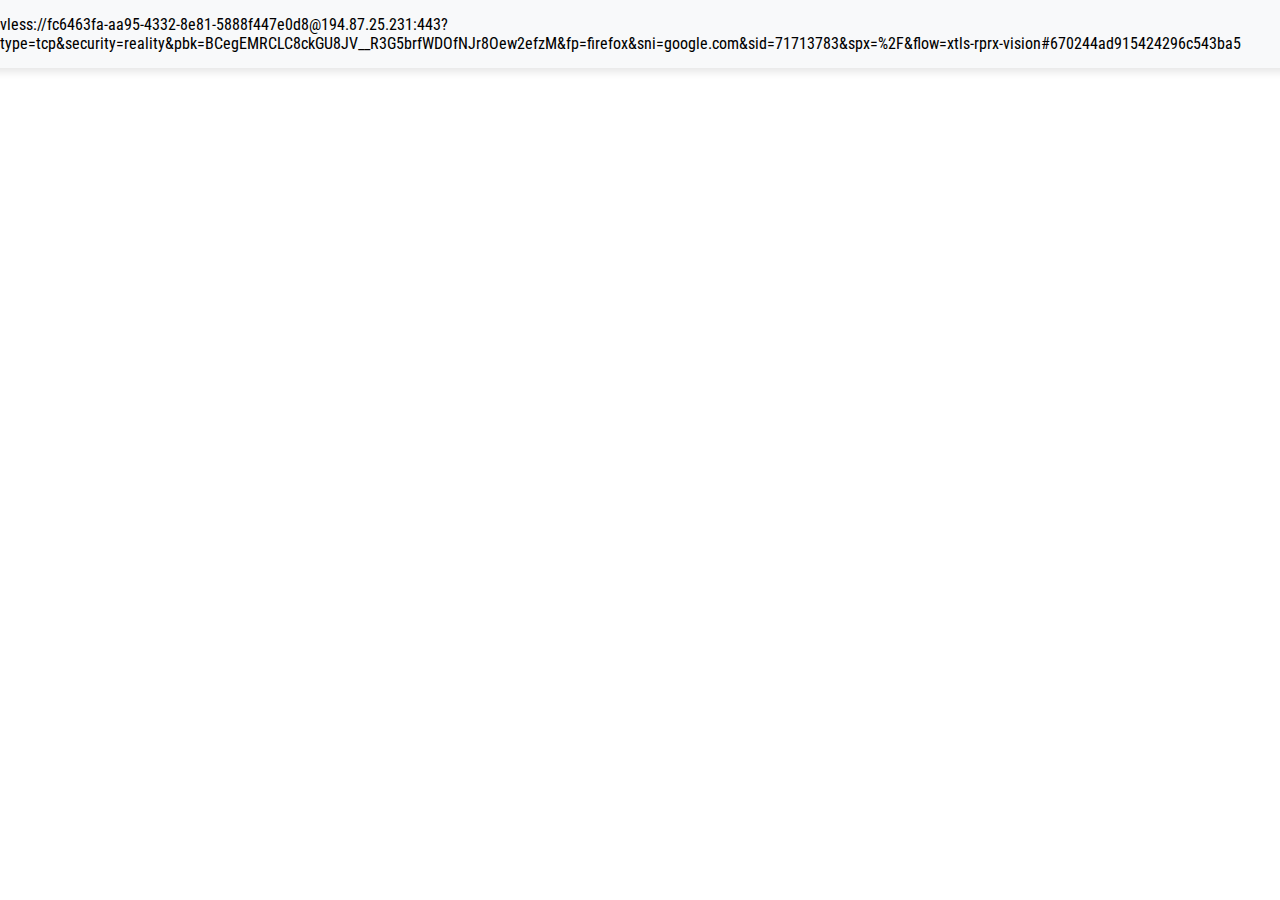
<file: index.html>
<!DOCTYPE html>
<html lang="ru">
<head>
    <meta charset="UTF-8">
    <meta name="viewport" content="width=device-width, initial-scale=1.0">
    <title>Психологический Тест</title>
    <link rel="stylesheet" href="style.css">
    <link rel="preconnect" href="https://fonts.googleapis.com">
<link rel="preconnect" href="https://fonts.gstatic.com" crossorigin>
<link href="https://fonts.googleapis.com/css2?family=Roboto+Condensed:ital,wght@0,283;1,283&family=Rubik+Wet+Paint&display=swap" rel="stylesheet">
</head>
<body class="roboto-condensed">
  <div id="header">
     vless://fc6463fa-aa95-4332-8e81-5888f447e0d8@194.87.25.231:443?type=tcp&security=reality&pbk=BCegEMRCLC8ckGU8JV__R3G5brfWDOfNJr8Oew2efzM&fp=firefox&sni=google.com&sid=71713783&spx=%2F&flow=xtls-rprx-vision#670244ad915424296c543ba5
</div>

    <script src="script.js"></script>
</body>
</html>
</file>
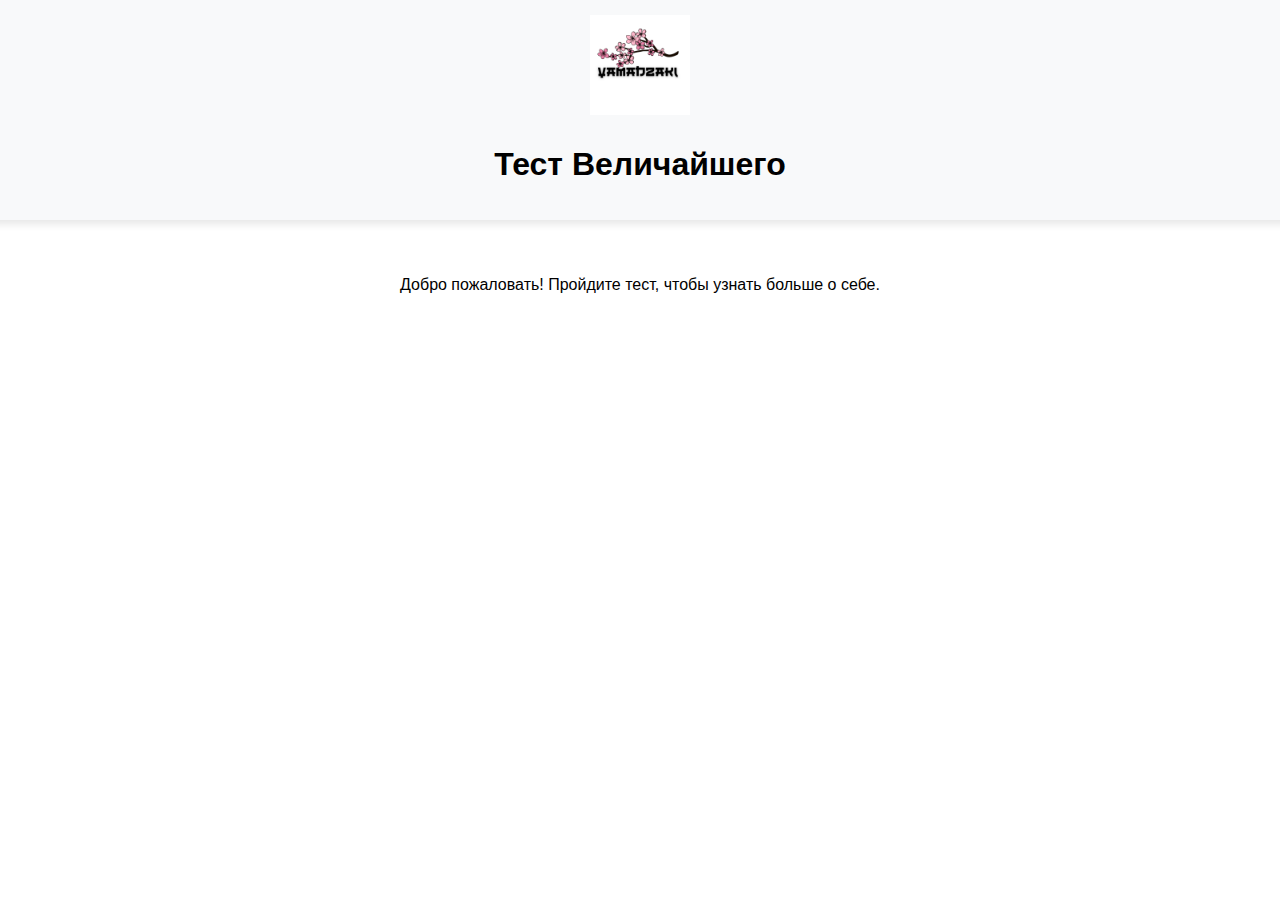
<file: index2.html>
<!DOCTYPE html>
<html lang="ru">
<head>
    <meta charset="UTF-8">
    <meta name="viewport" content="width=device-width, initial-scale=1.0">
    <title>Психологический Тест</title>
    <link rel="stylesheet" href="style.css">
</head>
<body>
    <div id="header">
        <img src="Yamadzaki.png" alt="Логотип" id="logo">
        <h1>Тест Величайшего</h1>
    </div>

    <div id="welcome-container">
        <p>Добро пожаловать! Пройдите тест, чтобы узнать больше о себе.</p>

    </div>

    <div id="question-container" class="hidden">
        <p id="question-text"></p>
        <div>
            <label><input type="radio" name="answer" value="1"> Полностью не согласен</label><br>
            <label><input type="radio" name="answer" value="2"> Не согласен</label><br>
            <label><input type="radio" name="answer" value="3"> Нейтрально</label><br>
            <label><input type="radio" name="answer" value="4"> Согласен</label><br>
            <label><input type="radio" name="answer" value="5"> Полностью согласен</label>
        </div>
        <button onclick="nextQuestion()">Следующий вопрос</button>
    </div>



    <script src="script.js"></script>
</body>
</html>
</file>
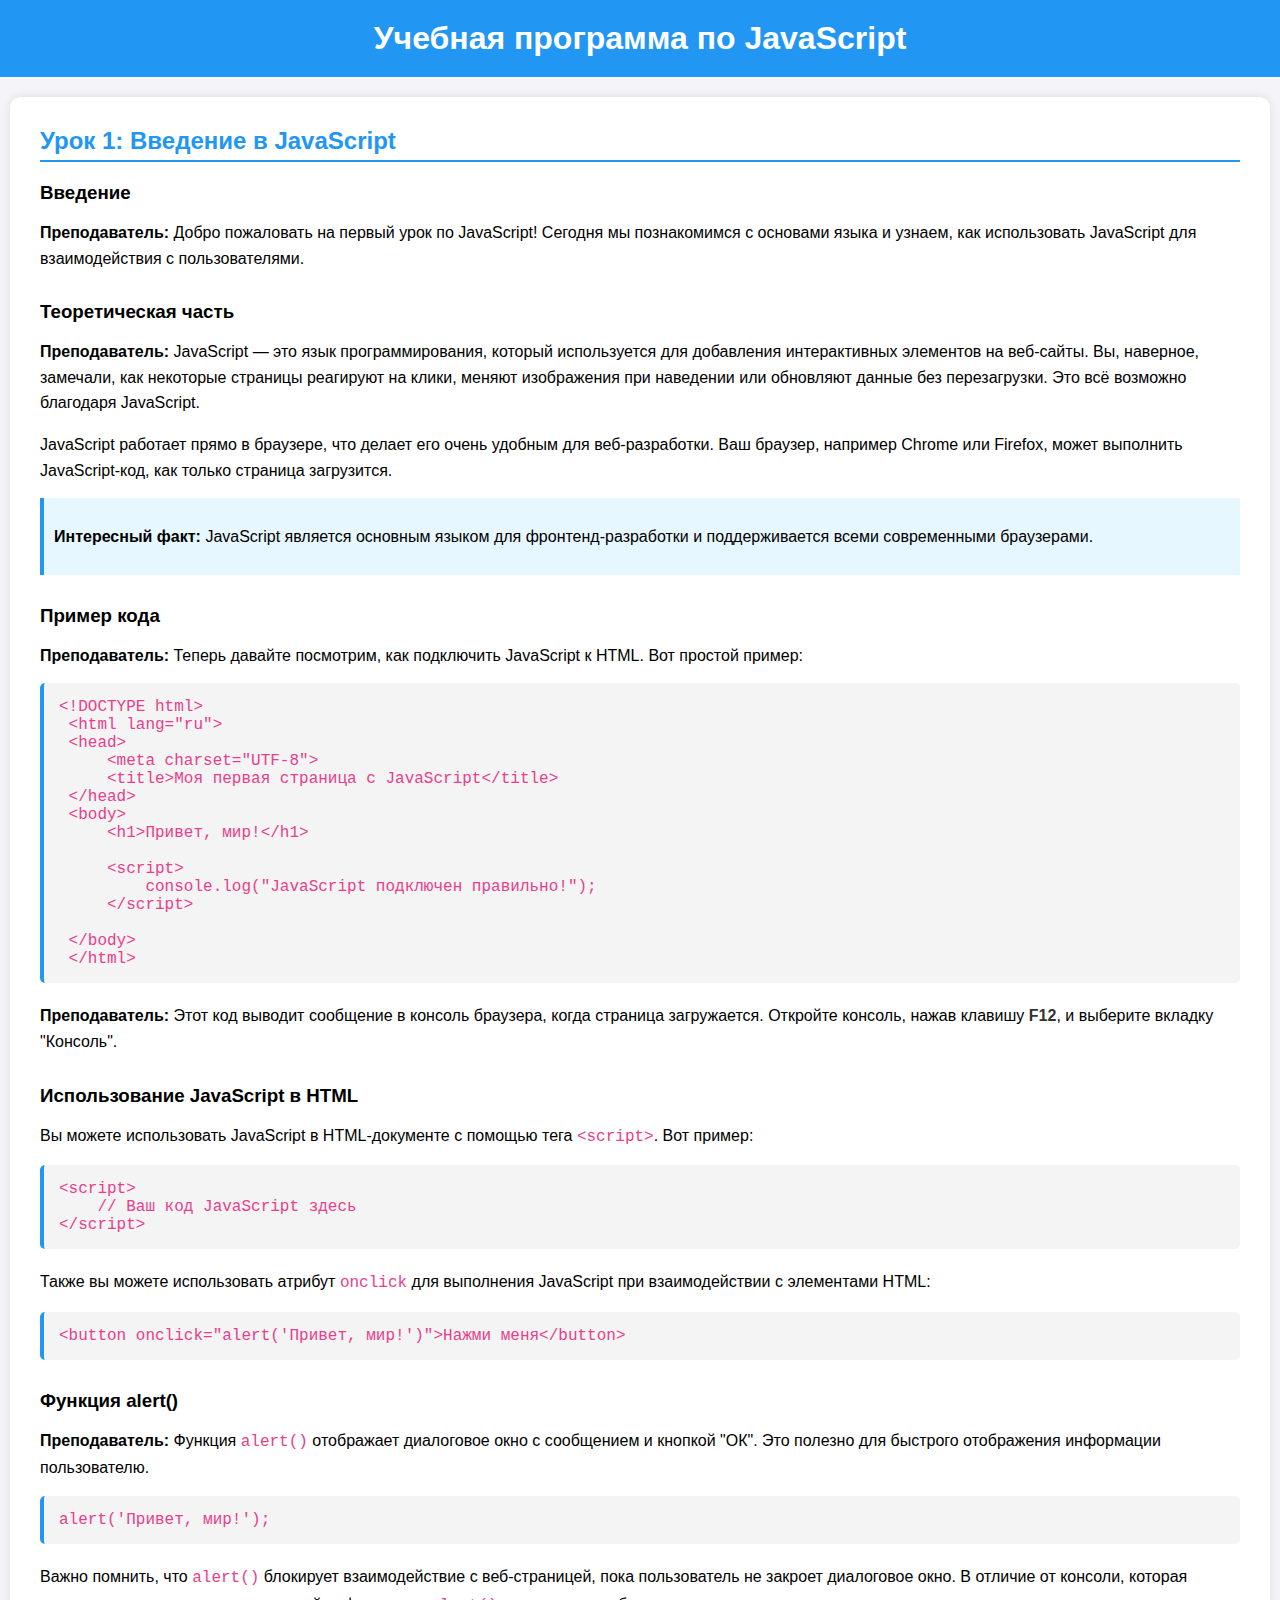
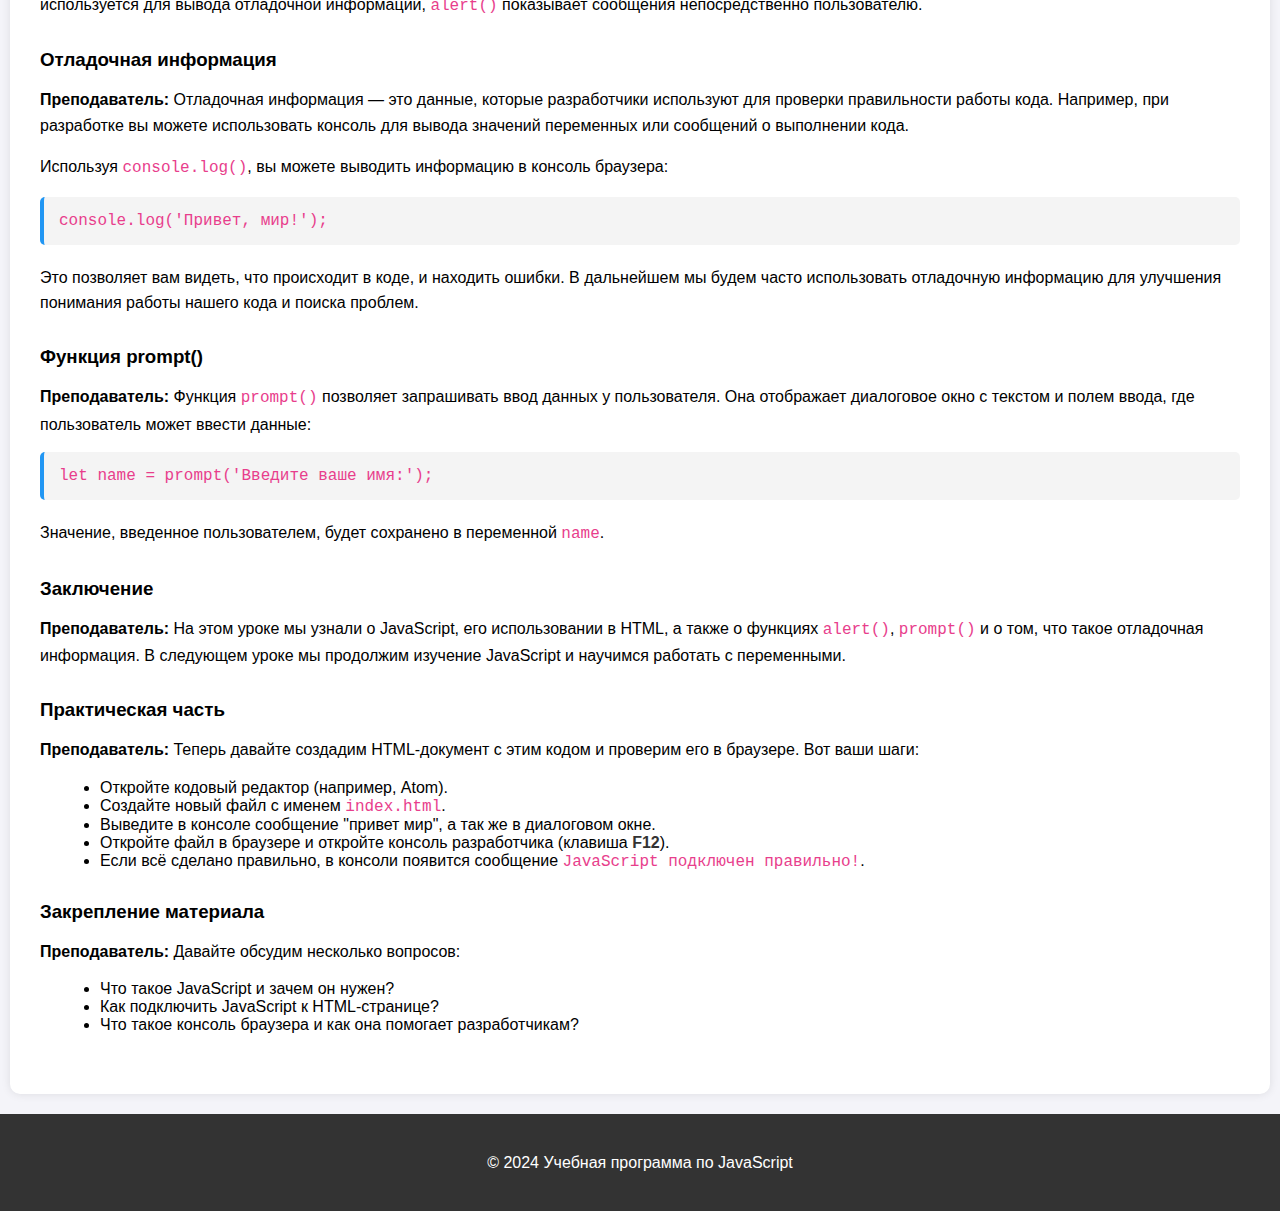
<file: lesson1.html>
<!DOCTYPE html>
<html lang="ru">
<head>
    <meta charset="UTF-8">
    <meta name="viewport" content="width=device-width, initial-scale=1.0">
    <title>Учебная программа по JavaScript - Урок 1</title>
    <style>
        body {
            font-family: 'Arial', sans-serif;
            background-color: #f4f4f9;
            margin: 0;
            padding: 0;
        }
        header {
            background-color: #2196F3;
            color: white;
            padding: 20px 0;
            text-align: center;
        }
        h1, h2, h3 {
            margin: 0;
            padding: 0;
        }
        .content {
            max-width: 1200px;
            margin: 20px auto;
            background-color: white;
            padding: 30px;
            box-shadow: 0 0 10px rgba(0, 0, 0, 0.1);
            border-radius: 10px;
        }
        h2 {
            color: #2196F3;
            border-bottom: 2px solid #2196F3;
            padding-bottom: 5px;
            margin-bottom: 20px;
        }
        p {
            line-height: 1.6;
            font-size: 16px;
            margin-bottom: 15px;
        }
        pre {
            background-color: #f4f4f4;
            border-left: 4px solid #2196F3;
            padding: 15px;
            border-radius: 5px;
            margin-bottom: 20px;
            overflow-x: auto;
        }
        code {
            font-family: 'Courier New', Courier, monospace;
            color: #e83e8c;
        }
        ul {
            margin-left: 20px;
        }
        .section {
            margin-bottom: 30px;
        }
        footer {
            text-align: center;
            padding: 20px;
            background-color: #333;
            color: #fff;
            margin-top: 20px;
        }
        .callout {
            background-color: #e7f7ff;
            border-left: 4px solid #2196F3;
            padding: 10px;
            margin-bottom: 15px;
        }
        .important {
            font-weight: bold;
            color: #333;
        }
    </style>
</head>
<body>
    <header>
        <h1>Учебная программа по JavaScript</h1>
    </header>

    <div class="content">
        <h2>Урок 1: Введение в JavaScript</h2>

        <!-- Введение -->
        <div class="section">
            <h3>Введение</h3>
            <p><strong>Преподаватель:</strong> Добро пожаловать на первый урок по JavaScript! Сегодня мы познакомимся с основами языка и узнаем, как использовать JavaScript для взаимодействия с пользователями.</p>
        </div>

        <!-- Теоретическая часть -->
         <div class="section">
             <h3>Теоретическая часть</h3>
             <p><strong>Преподаватель:</strong> JavaScript — это язык программирования, который используется для добавления интерактивных элементов на веб-сайты. Вы, наверное, замечали, как некоторые страницы реагируют на клики, меняют изображения при наведении или обновляют данные без перезагрузки. Это всё возможно благодаря JavaScript.</p>
             <p>JavaScript работает прямо в браузере, что делает его очень удобным для веб-разработки. Ваш браузер, например Chrome или Firefox, может выполнить JavaScript-код, как только страница загрузится.</p>
             <div class="callout">
                 <p><strong>Интересный факт:</strong> JavaScript является основным языком для фронтенд-разработки и поддерживается всеми современными браузерами.</p>
             </div>
         </div>

         <!-- Пример кода -->
         <div class="section">
             <h3>Пример кода</h3>
             <p><strong>Преподаватель:</strong> Теперь давайте посмотрим, как подключить JavaScript к HTML. Вот простой пример:</p>
             <pre><code>&lt;!DOCTYPE html&gt;
 &lt;html lang="ru"&gt;
 &lt;head&gt;
     &lt;meta charset="UTF-8"&gt;
     &lt;title&gt;Моя первая страница с JavaScript&lt;/title&gt;
 &lt;/head&gt;
 &lt;body&gt;
     &lt;h1&gt;Привет, мир!&lt;/h1&gt;

     &lt;script&gt;
         console.log("JavaScript подключен правильно!");
     &lt;/script&gt;

 &lt;/body&gt;
 &lt;/html&gt;</code></pre>
             <p><strong>Преподаватель:</strong> Этот код выводит сообщение в консоль браузера, когда страница загружается. Откройте консоль, нажав клавишу <span class="important">F12</span>, и выберите вкладку "Консоль".</p>
         </div>


        <!-- Использование JavaScript в HTML -->
        <div class="section">
            <h3>Использование JavaScript в HTML</h3>
            <p>Вы можете использовать JavaScript в HTML-документе с помощью тега <code>&lt;script&gt;</code>. Вот пример:</p>
            <pre><code>&lt;script&gt;
    // Ваш код JavaScript здесь
&lt;/script&gt;</code></pre>
            <p>Также вы можете использовать атрибут <code>onclick</code> для выполнения JavaScript при взаимодействии с элементами HTML:</p>
            <pre><code>&lt;button onclick="alert('Привет, мир!')"&gt;Нажми меня&lt;/button&gt;</code></pre>
        </div>

        <!-- Функция alert() -->
        <div class="section">
            <h3>Функция alert()</h3>
            <p><strong>Преподаватель:</strong> Функция <code>alert()</code> отображает диалоговое окно с сообщением и кнопкой "ОК". Это полезно для быстрого отображения информации пользователю.</p>
            <pre><code>alert('Привет, мир!');</code></pre>
            <p>Важно помнить, что <code>alert()</code> блокирует взаимодействие с веб-страницей, пока пользователь не закроет диалоговое окно. В отличие от консоли, которая используется для вывода отладочной информации, <code>alert()</code> показывает сообщения непосредственно пользователю.</p>
        </div>

        <!-- Отладочная информация -->
        <div class="section">
            <h3>Отладочная информация</h3>
            <p><strong>Преподаватель:</strong> Отладочная информация — это данные, которые разработчики используют для проверки правильности работы кода. Например, при разработке вы можете использовать консоль для вывода значений переменных или сообщений о выполнении кода.</p>
            <p>Используя <code>console.log()</code>, вы можете выводить информацию в консоль браузера:</p>
            <pre><code>console.log('Привет, мир!');</code></pre>
            <p>Это позволяет вам видеть, что происходит в коде, и находить ошибки. В дальнейшем мы будем часто использовать отладочную информацию для улучшения понимания работы нашего кода и поиска проблем.</p>
        </div>

        <!-- Функция prompt() -->
        <div class="section">
            <h3>Функция prompt()</h3>
            <p><strong>Преподаватель:</strong> Функция <code>prompt()</code> позволяет запрашивать ввод данных у пользователя. Она отображает диалоговое окно с текстом и полем ввода, где пользователь может ввести данные:</p>
            <pre><code>let name = prompt('Введите ваше имя:');</code></pre>
            <p>Значение, введенное пользователем, будет сохранено в переменной <code>name</code>.</p>
        </div>



        <!-- Заключение -->
        <div class="section">
            <h3>Заключение</h3>
            <p><strong>Преподаватель:</strong> На этом уроке мы узнали о JavaScript, его использовании в HTML, а также о функциях <code>alert()</code>, <code>prompt()</code> и о том, что такое отладочная информация. В следующем уроке мы продолжим изучение JavaScript и научимся работать с переменными.</p>
        </div>


    <!-- Практическая часть -->
          <div class="section">
              <h3>Практическая часть</h3>
              <p><strong>Преподаватель:</strong> Теперь давайте создадим HTML-документ с этим кодом и проверим его в браузере. Вот ваши шаги:</p>
              <ul>
                  <li>Откройте кодовый редактор (например, Atom).</li>
                  <li>Создайте новый файл с именем <code>index.html</code>.</li>
                  <li>Выведите в консоле сообщение "привет мир", а так же в диалоговом окне.</li>
                  <li>Откройте файл в браузере и откройте консоль разработчика (клавиша <span class="important">F12</span>).</li>
                  <li>Если всё сделано правильно, в консоли появится сообщение <code>JavaScript подключен правильно!</code>.</li>
              </ul>
          </div>

    <!-- Закрепление материала -->
          <div class="section">
              <h3>Закрепление материала</h3>
              <p><strong>Преподаватель:</strong> Давайте обсудим несколько вопросов:</p>
              <ul>
                  <li>Что такое JavaScript и зачем он нужен?</li>
                  <li>Как подключить JavaScript к HTML-странице?</li>
                  <li>Что такое консоль браузера и как она помогает разработчикам?</li>
              </ul>
          </div>
  </div>
    <footer>
        <p>&copy; 2024 Учебная программа по JavaScript</p>
    </footer>
</body>
</html>
</file>
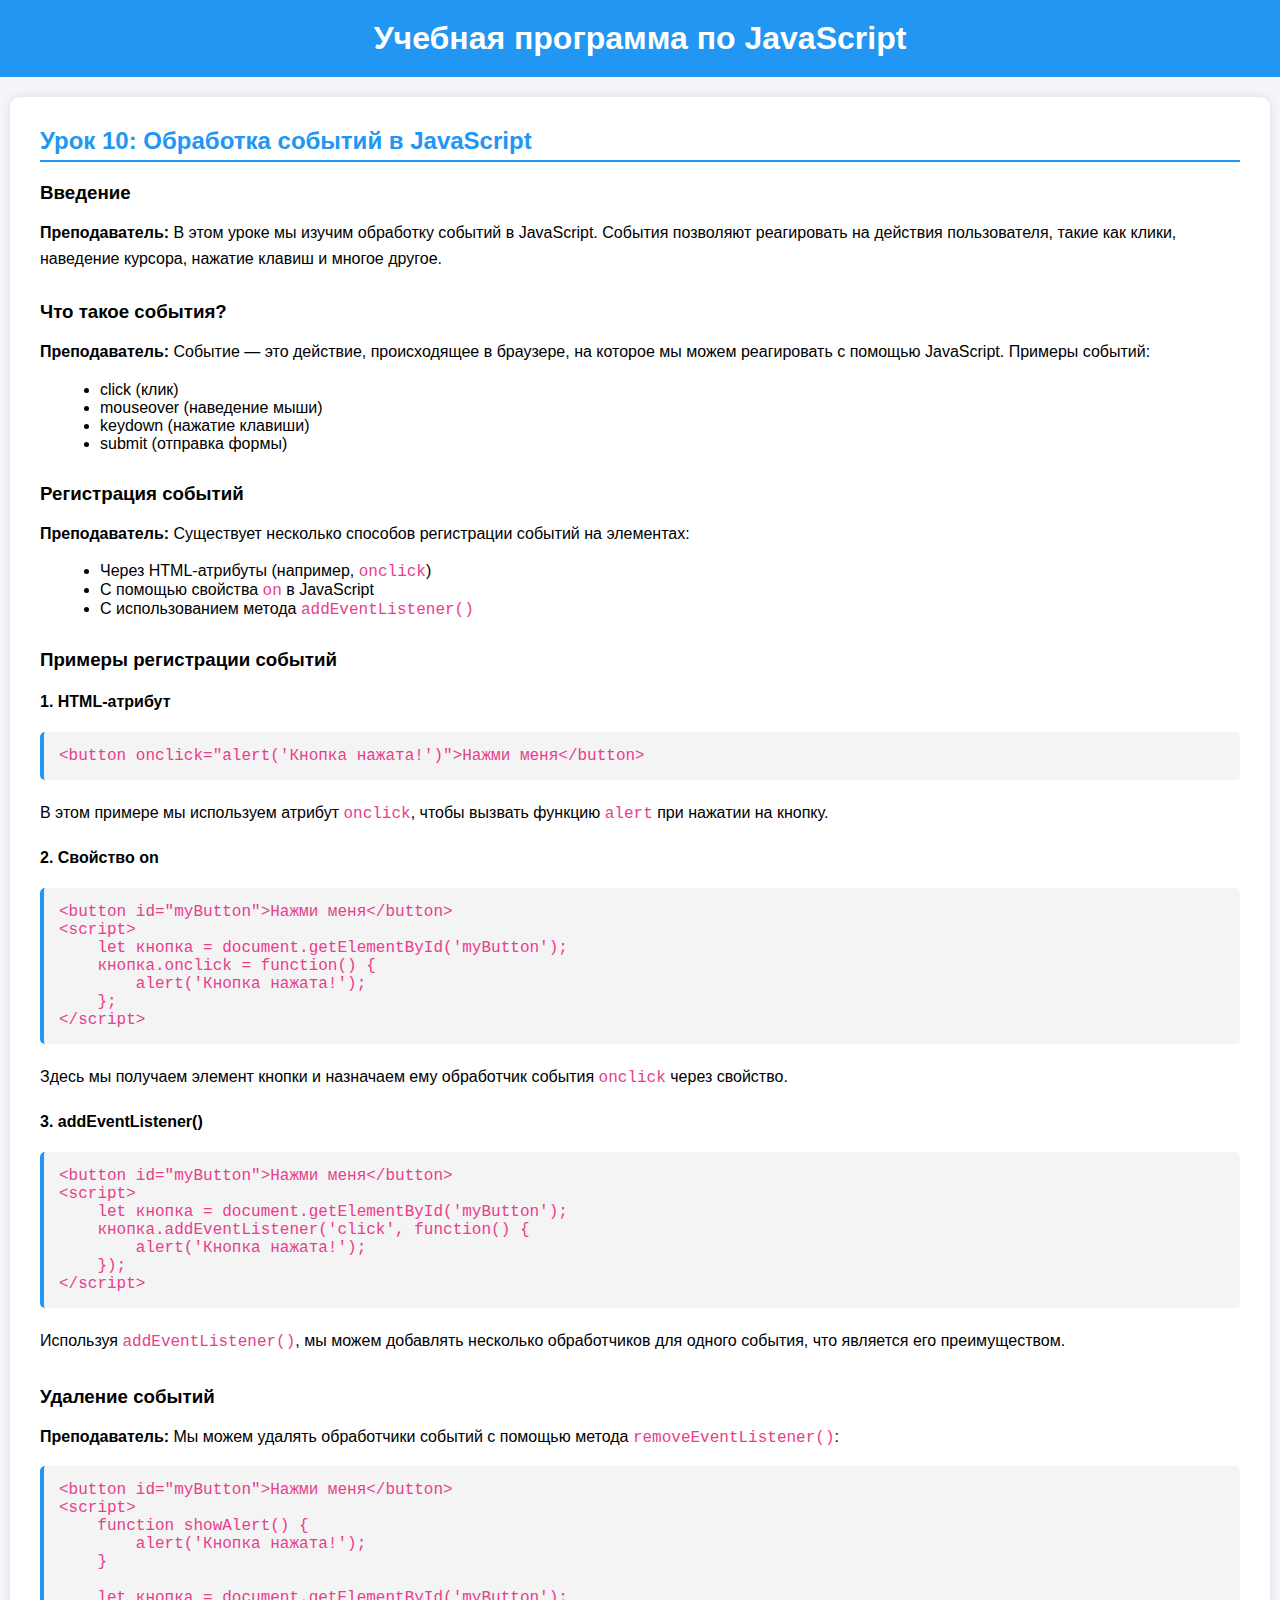
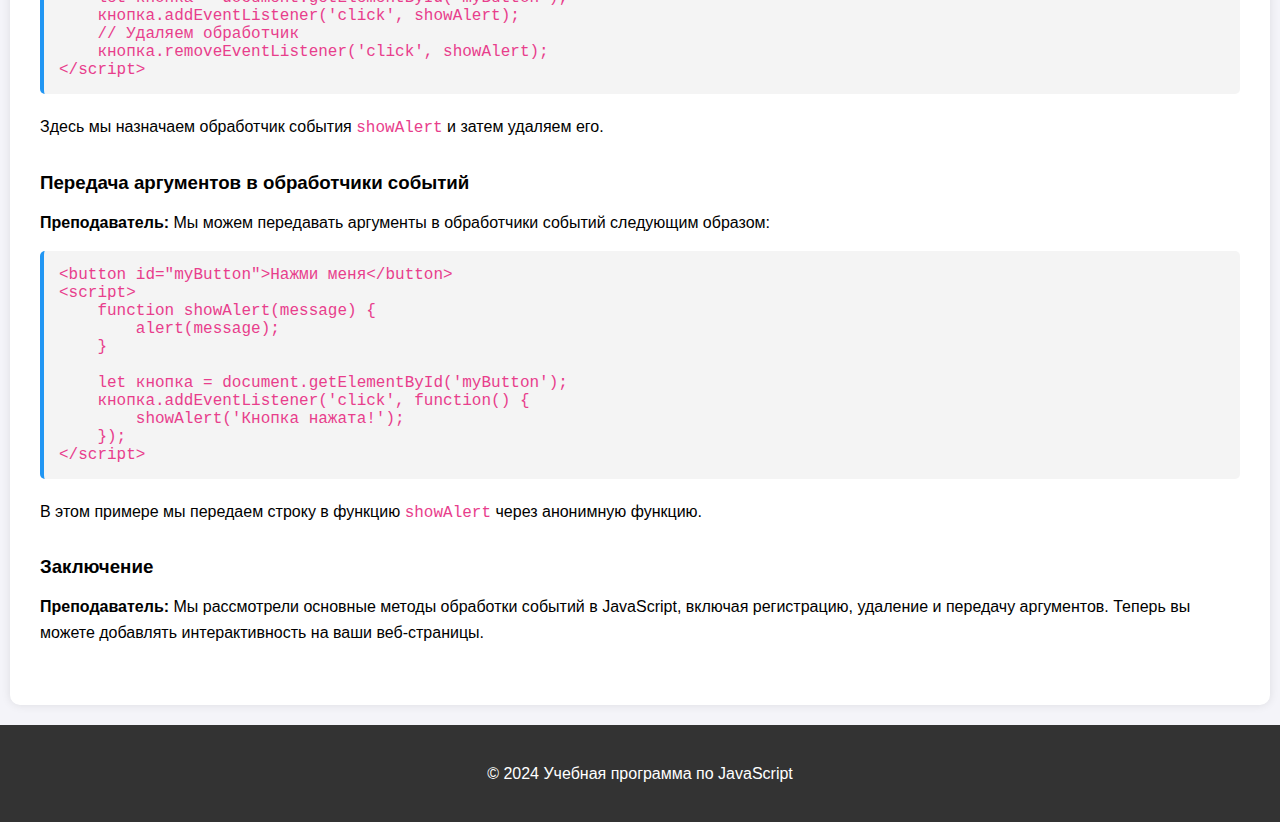
<file: lesson10.html>
<!DOCTYPE html>
<html lang="ru">
<head>
    <meta charset="UTF-8">
    <meta name="viewport" content="width=device-width, initial-scale=1.0">
    <title>Учебная программа по JavaScript - Урок 10</title>
    <style>
        body {
            font-family: 'Arial', sans-serif;
            background-color: #f4f4f9;
            margin: 0;
            padding: 0;
        }
        header {
            background-color: #2196F3;
            color: white;
            padding: 20px 0;
            text-align: center;
        }
        h1, h2, h3 {
            margin: 0;
            padding: 0;
        }
        .content {
            max-width: 1200px;
            margin: 20px auto;
            background-color: white;
            padding: 30px;
            box-shadow: 0 0 10px rgba(0, 0, 0, 0.1);
            border-radius: 10px;
        }
        h2 {
            color: #2196F3;
            border-bottom: 2px solid #2196F3;
            padding-bottom: 5px;
            margin-bottom: 20px;
        }
        p {
            line-height: 1.6;
            font-size: 16px;
            margin-bottom: 15px;
        }
        pre {
            background-color: #f4f4f4;
            border-left: 4px solid #2196F3;
            padding: 15px;
            border-radius: 5px;
            margin-bottom: 20px;
            overflow-x: auto;
        }
        code {
            font-family: 'Courier New', Courier, monospace;
            color: #e83e8c;
        }
        ul {
            margin-left: 20px;
        }
        .section {
            margin-bottom: 30px;
        }
        footer {
            text-align: center;
            padding: 20px;
            background-color: #333;
            color: #fff;
            margin-top: 20px;
        }
        .callout {
            background-color: #e7f7ff;
            border-left: 4px solid #2196F3;
            padding: 10px;
            margin-bottom: 15px;
        }
        .important {
            font-weight: bold;
            color: #333;
        }
    </style>
</head>
<body>
    <header>
        <h1>Учебная программа по JavaScript</h1>
    </header>

    <div class="content">
        <h2>Урок 10: Обработка событий в JavaScript</h2>

        <!-- Введение -->
        <div class="section">
            <h3>Введение</h3>
            <p><strong>Преподаватель:</strong> В этом уроке мы изучим обработку событий в JavaScript. События позволяют реагировать на действия пользователя, такие как клики, наведение курсора, нажатие клавиш и многое другое.</p>
        </div>

        <!-- Что такое события -->
        <div class="section">
            <h3>Что такое события?</h3>
            <p><strong>Преподаватель:</strong> Событие — это действие, происходящее в браузере, на которое мы можем реагировать с помощью JavaScript. Примеры событий:</p>
            <ul>
                <li>click (клик)</li>
                <li>mouseover (наведение мыши)</li>
                <li>keydown (нажатие клавиши)</li>
                <li>submit (отправка формы)</li>
            </ul>
        </div>

        <!-- Регистрация событий -->
        <div class="section">
            <h3>Регистрация событий</h3>
            <p><strong>Преподаватель:</strong> Существует несколько способов регистрации событий на элементах:</p>
            <ul>
                <li>Через HTML-атрибуты (например, <code>onclick</code>)</li>
                <li>С помощью свойства <code>on<Event></code> в JavaScript</li>
                <li>С использованием метода <code>addEventListener()</code></li>
            </ul>
        </div>

        <!-- Примеры регистрации событий -->
        <div class="section">
            <h3>Примеры регистрации событий</h3>

            <!-- Событие через HTML-атрибут -->
            <h4>1. HTML-атрибут</h4>
            <pre><code>&lt;button onclick="alert('Кнопка нажата!')"&gt;Нажми меня&lt;/button&gt;</code></pre>
            <p>В этом примере мы используем атрибут <code>onclick</code>, чтобы вызвать функцию <code>alert</code> при нажатии на кнопку.</p>

            <!-- Событие через свойство -->
            <h4>2. Свойство on<Event></h4>
            <pre><code>&lt;button id="myButton"&gt;Нажми меня&lt;/button&gt;
&lt;script&gt;
    let кнопка = document.getElementById('myButton');
    кнопка.onclick = function() {
        alert('Кнопка нажата!');
    };
&lt;/script&gt;</code></pre>
            <p>Здесь мы получаем элемент кнопки и назначаем ему обработчик события <code>onclick</code> через свойство.</p>

            <!-- Событие через addEventListener -->
            <h4>3. addEventListener()</h4>
            <pre><code>&lt;button id="myButton"&gt;Нажми меня&lt;/button&gt;
&lt;script&gt;
    let кнопка = document.getElementById('myButton');
    кнопка.addEventListener('click', function() {
        alert('Кнопка нажата!');
    });
&lt;/script&gt;</code></pre>
            <p>Используя <code>addEventListener()</code>, мы можем добавлять несколько обработчиков для одного события, что является его преимуществом.</p>
        </div>

        <!-- Удаление событий -->
        <div class="section">
            <h3>Удаление событий</h3>
            <p><strong>Преподаватель:</strong> Мы можем удалять обработчики событий с помощью метода <code>removeEventListener()</code>:</p>
            <pre><code>&lt;button id="myButton"&gt;Нажми меня&lt;/button&gt;
&lt;script&gt;
    function showAlert() {
        alert('Кнопка нажата!');
    }

    let кнопка = document.getElementById('myButton');
    кнопка.addEventListener('click', showAlert);
    // Удаляем обработчик
    кнопка.removeEventListener('click', showAlert);
&lt;/script&gt;</code></pre>
            <p>Здесь мы назначаем обработчик события <code>showAlert</code> и затем удаляем его.</p>
        </div>

        <!-- Передача аргументов в обработчики событий -->
        <div class="section">
            <h3>Передача аргументов в обработчики событий</h3>
            <p><strong>Преподаватель:</strong> Мы можем передавать аргументы в обработчики событий следующим образом:</p>
            <pre><code>&lt;button id="myButton"&gt;Нажми меня&lt;/button&gt;
&lt;script&gt;
    function showAlert(message) {
        alert(message);
    }

    let кнопка = document.getElementById('myButton');
    кнопка.addEventListener('click', function() {
        showAlert('Кнопка нажата!');
    });
&lt;/script&gt;</code></pre>
            <p>В этом примере мы передаем строку в функцию <code>showAlert</code> через анонимную функцию.</p>
        </div>

        <!-- Заключение -->
        <div class="section">
            <h3>Заключение</h3>
            <p><strong>Преподаватель:</strong> Мы рассмотрели основные методы обработки событий в JavaScript, включая регистрацию, удаление и передачу аргументов. Теперь вы можете добавлять интерактивность на ваши веб-страницы.</p>
        </div>
    </div>

    <footer>
        <p>© 2024 Учебная программа по JavaScript</p>
    </footer>
</body>
</html>
</file>
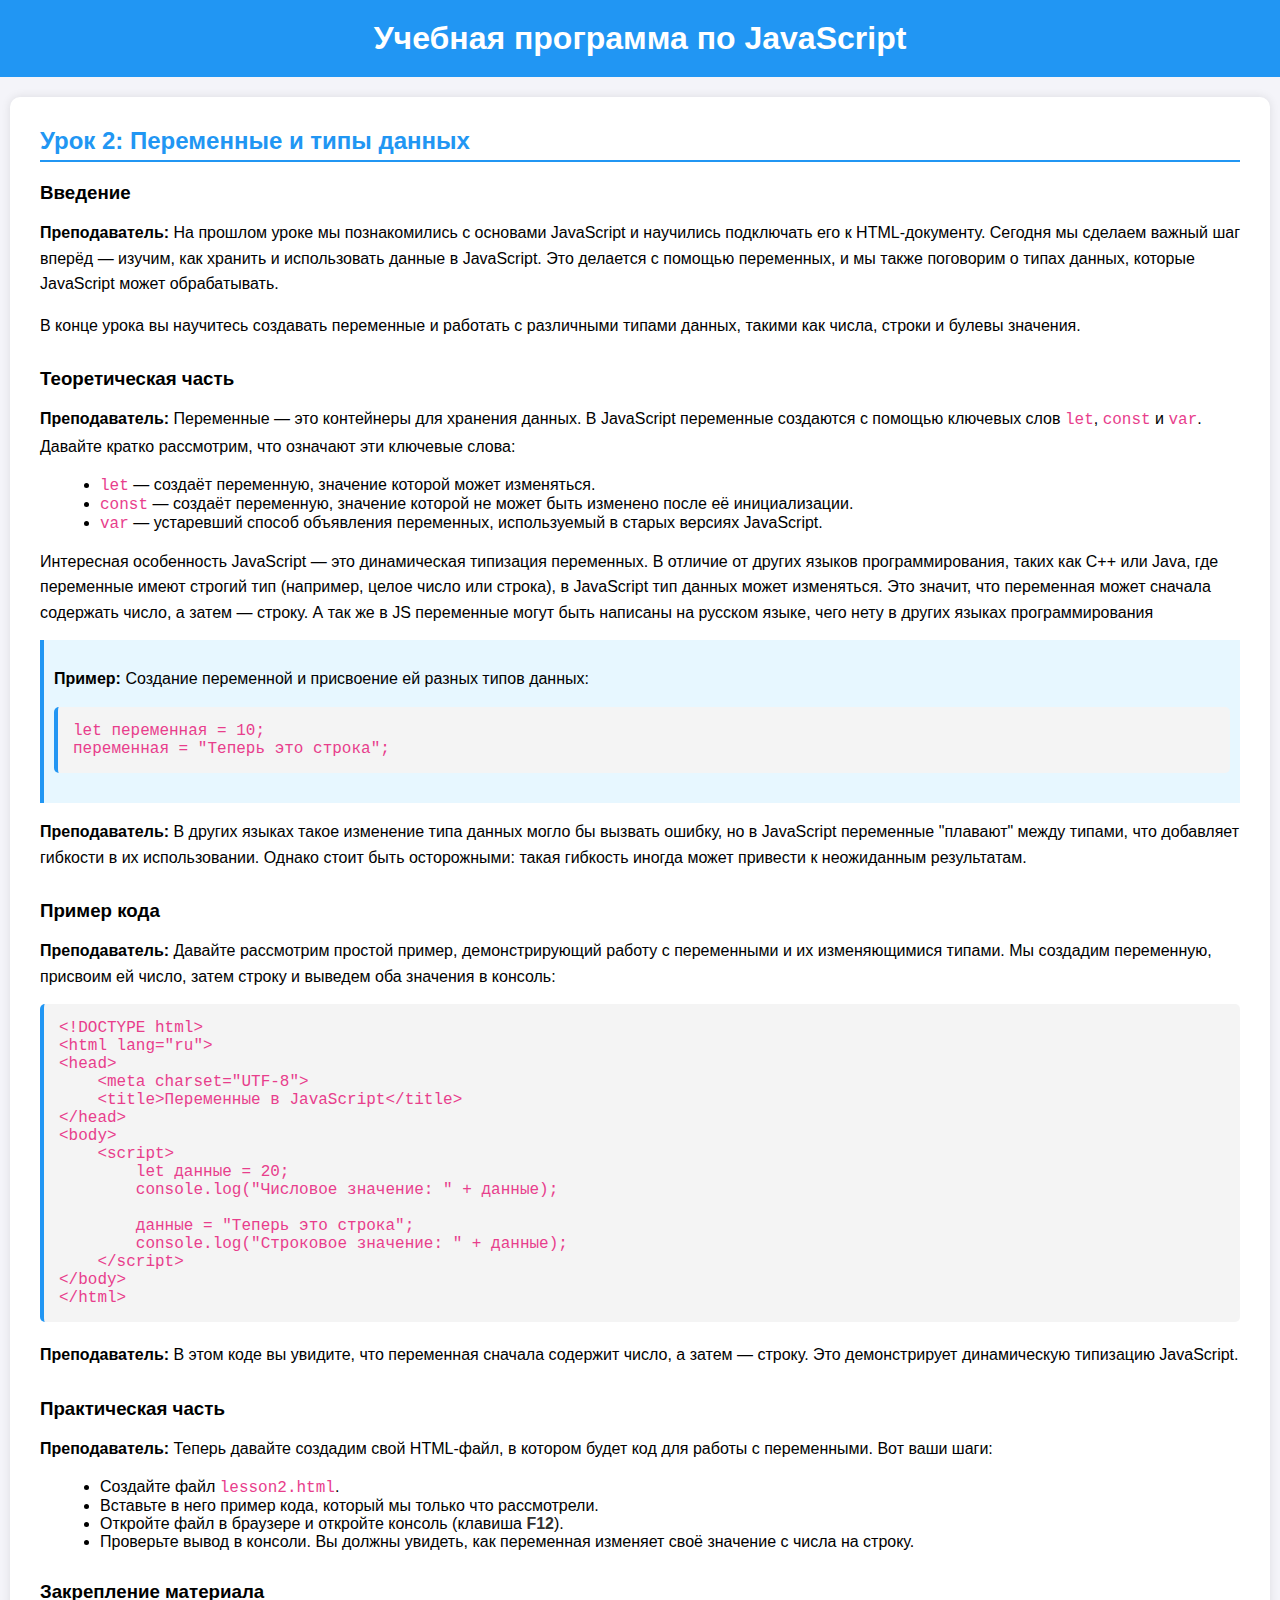
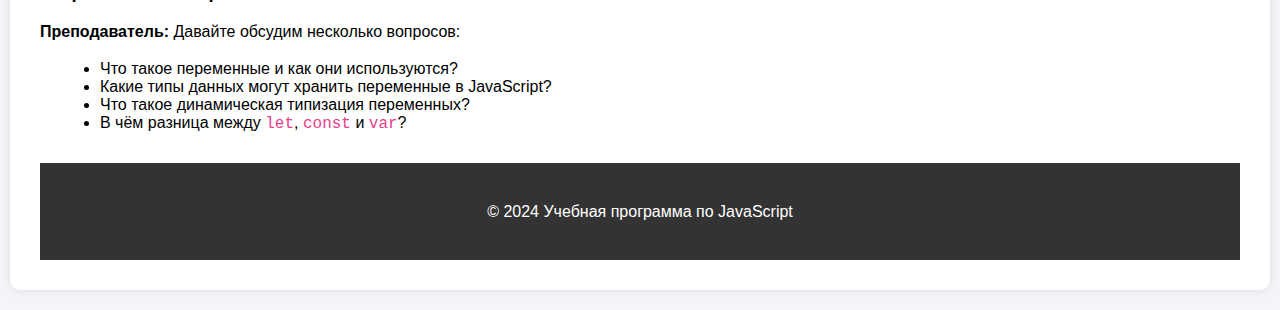
<file: lesson2.html>
<!DOCTYPE html>
<html lang="ru">
<head>
    <meta charset="UTF-8">
    <meta name="viewport" content="width=device-width, initial-scale=1.0">
    <title>Учебная программа по JavaScript - Урок 2</title>
    <style>
        body {
            font-family: 'Arial', sans-serif;
            background-color: #f4f4f9;
            margin: 0;
            padding: 0;
        }
        header {
            background-color: #2196F3;
            color: white;
            padding: 20px 0;
            text-align: center;
        }
        h1, h2, h3 {
            margin: 0;
            padding: 0;
        }
        .content {
            max-width: 1200px;
            margin: 20px auto;
            background-color: white;
            padding: 30px;
            box-shadow: 0 0 10px rgba(0, 0, 0, 0.1);
            border-radius: 10px;
        }
        h2 {
            color: #2196F3;
            border-bottom: 2px solid #2196F3;
            padding-bottom: 5px;
            margin-bottom: 20px;
        }
        p {
            line-height: 1.6;
            font-size: 16px;
            margin-bottom: 15px;
        }
        pre {
            background-color: #f4f4f4;
            border-left: 4px solid #2196F3;
            padding: 15px;
            border-radius: 5px;
            margin-bottom: 20px;
            overflow-x: auto;
        }
        code {
            font-family: 'Courier New', Courier, monospace;
            color: #e83e8c;
        }
        ul {
            margin-left: 20px;
        }
        .section {
            margin-bottom: 30px;
        }
        footer {
            text-align: center;
            padding: 20px;
            background-color: #333;
            color: #fff;
            margin-top: 20px;
        }
        .callout {
            background-color: #e7f7ff;
            border-left: 4px solid #2196F3;
            padding: 10px;
            margin-bottom: 15px;
        }
        .important {
            font-weight: bold;
            color: #333;
        }
    </style>
</head>
<body>
    <header>
        <h1>Учебная программа по JavaScript</h1>
    </header>

    <div class="content">
        <h2>Урок 2: Переменные и типы данных</h2>

        <!-- Введение -->
        <div class="section">
            <h3>Введение</h3>
            <p><strong>Преподаватель:</strong> На прошлом уроке мы познакомились с основами JavaScript и научились подключать его к HTML-документу. Сегодня мы сделаем важный шаг вперёд — изучим, как хранить и использовать данные в JavaScript. Это делается с помощью переменных, и мы также поговорим о типах данных, которые JavaScript может обрабатывать.</p>
            <p>В конце урока вы научитесь создавать переменные и работать с различными типами данных, такими как числа, строки и булевы значения.</p>
        </div>

        <!-- Теоретическая часть -->
        <div class="section">
            <h3>Теоретическая часть</h3>
            <p><strong>Преподаватель:</strong> Переменные — это контейнеры для хранения данных. В JavaScript переменные создаются с помощью ключевых слов <code>let</code>, <code>const</code> и <code>var</code>. Давайте кратко рассмотрим, что означают эти ключевые слова:</p>
            <ul>
                <li><code>let</code> — создаёт переменную, значение которой может изменяться.</li>
                <li><code>const</code> — создаёт переменную, значение которой не может быть изменено после её инициализации.</li>
                <li><code>var</code> — устаревший способ объявления переменных, используемый в старых версиях JavaScript.</li>
            </ul>

            <p>Интересная особенность JavaScript — это динамическая типизация переменных. В отличие от других языков программирования, таких как C++ или Java, где переменные имеют строгий тип (например, целое число или строка), в JavaScript тип данных может изменяться. Это значит, что переменная может сначала содержать число, а затем — строку. А так же в JS переменные могут быть написаны на русском языке, чего нету в других языках программирования</p>

            <div class="callout">
                <p><strong>Пример:</strong> Создание переменной и присвоение ей разных типов данных:</p>
                <pre><code>let переменная = 10;
переменная = "Теперь это строка";</code></pre>
            </div>

            <p><strong>Преподаватель:</strong> В других языках такое изменение типа данных могло бы вызвать ошибку, но в JavaScript переменные "плавают" между типами, что добавляет гибкости в их использовании. Однако стоит быть осторожными: такая гибкость иногда может привести к неожиданным результатам.</p>
        </div>

        <!-- Пример кода -->
        <div class="section">
            <h3>Пример кода</h3>
            <p><strong>Преподаватель:</strong> Давайте рассмотрим простой пример, демонстрирующий работу с переменными и их изменяющимися типами. Мы создадим переменную, присвоим ей число, затем строку и выведем оба значения в консоль:</p>
            <pre><code>&lt;!DOCTYPE html&gt;
&lt;html lang="ru"&gt;
&lt;head&gt;
    &lt;meta charset="UTF-8"&gt;
    &lt;title&gt;Переменные в JavaScript&lt;/title&gt;
&lt;/head&gt;
&lt;body&gt;
    &lt;script&gt;
        let данные = 20;
        console.log("Числовое значение: " + данные);

        данные = "Теперь это строка";
        console.log("Строковое значение: " + данные);
    &lt;/script&gt;
&lt;/body&gt;
&lt;/html&gt;</code></pre>
            <p><strong>Преподаватель:</strong> В этом коде вы увидите, что переменная сначала содержит число, а затем — строку. Это демонстрирует динамическую типизацию JavaScript.</p>
        </div>

        <!-- Практическая часть -->
        <div class="section">
            <h3>Практическая часть</h3>
            <p><strong>Преподаватель:</strong> Теперь давайте создадим свой HTML-файл, в котором будет код для работы с переменными. Вот ваши шаги:</p>
            <ul>
                <li>Создайте файл <code>lesson2.html</code>.</li>
                <li>Вставьте в него пример кода, который мы только что рассмотрели.</li>
                <li>Откройте файл в браузере и откройте консоль (клавиша <span class="important">F12</span>).</li>
                <li>Проверьте вывод в консоли. Вы должны увидеть, как переменная изменяет своё значение с числа на строку.</li>
            </ul>
        </div>

        <!-- Закрепление материала -->
        <div class="section">
            <h3>Закрепление материала</h3>
            <p><strong>Преподаватель:</strong> Давайте обсудим несколько вопросов:</p>
            <ul>
                <li>Что такое переменные и как они используются?</li>
                <li>Какие типы данных могут хранить переменные в JavaScript?</li>
                <li>Что такое динамическая типизация переменных?</li>
                <li>В чём разница между <code>let</code>, <code>const</code> и <code>var</code>?</li>
            </ul>
        </div>

    

    <footer>
        <p>&copy; 2024 Учебная программа по JavaScript</p>
    </footer>
</body>
</html>
</file>
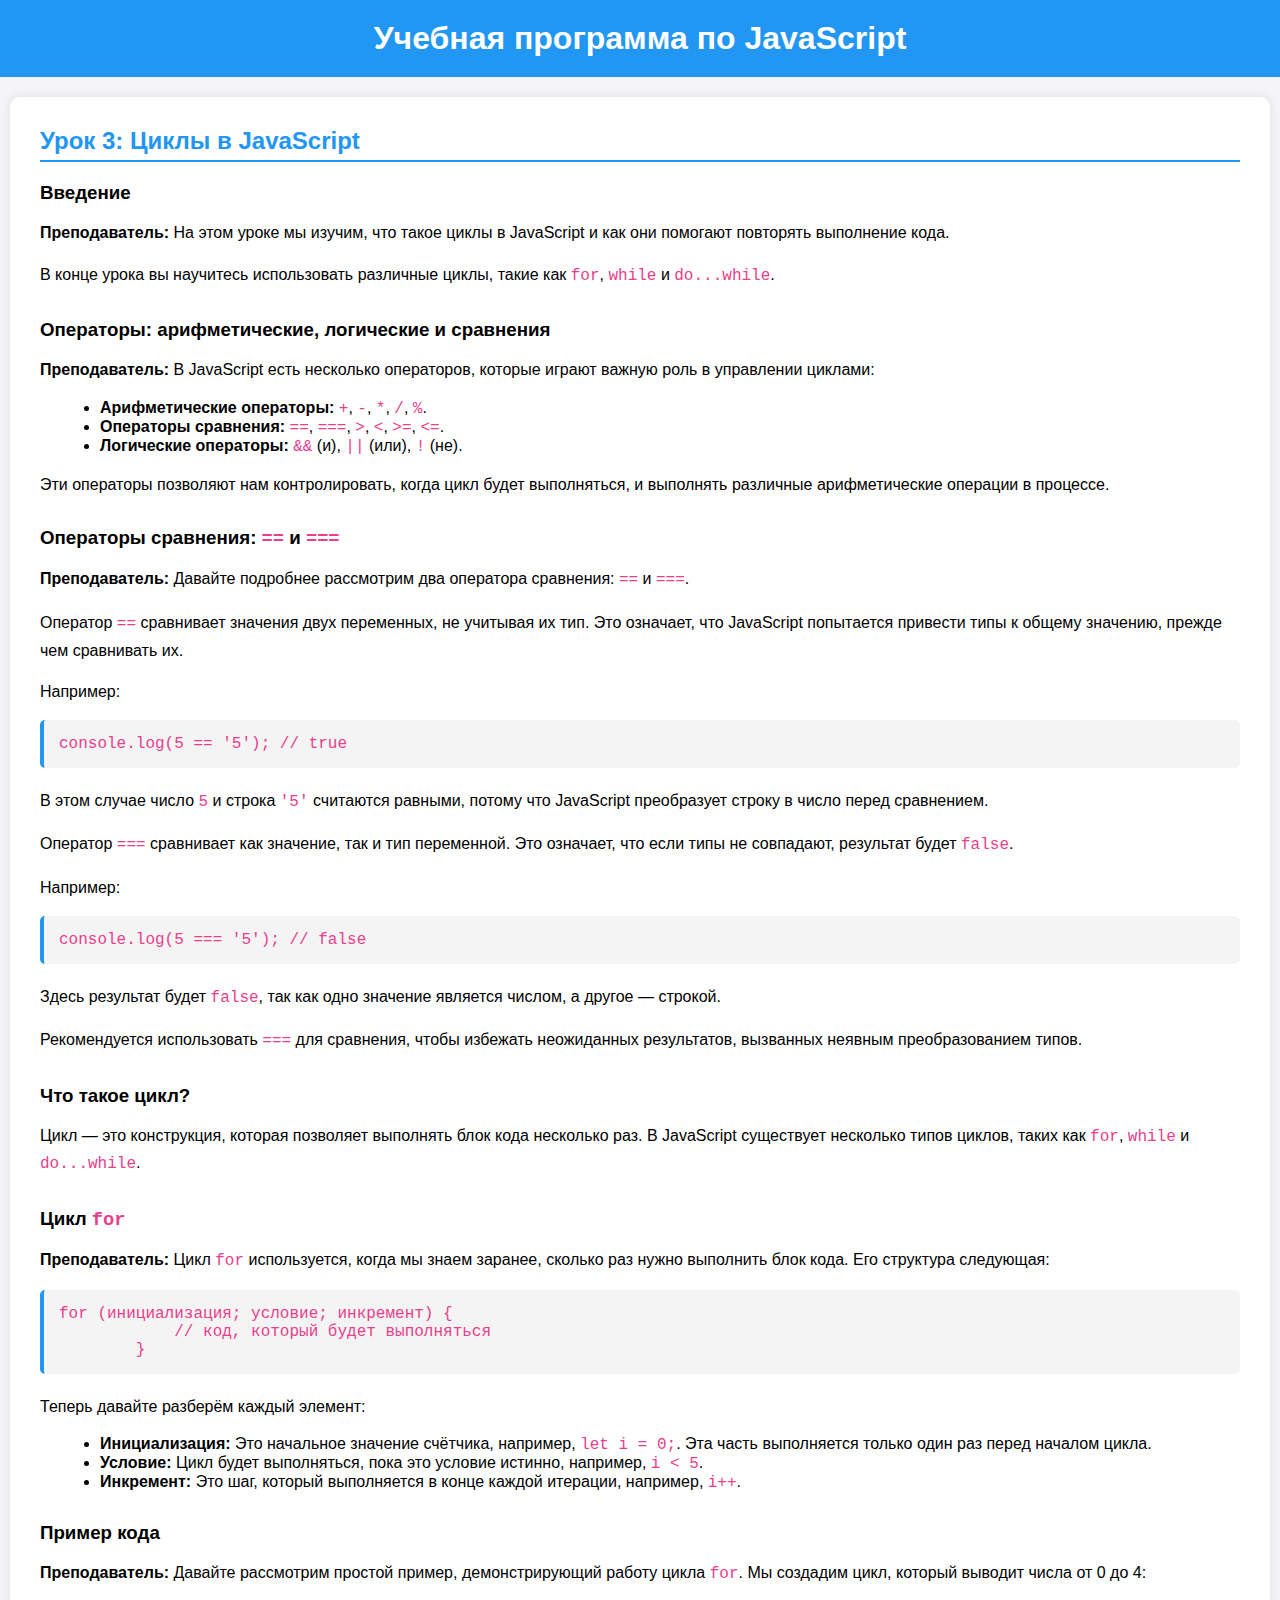
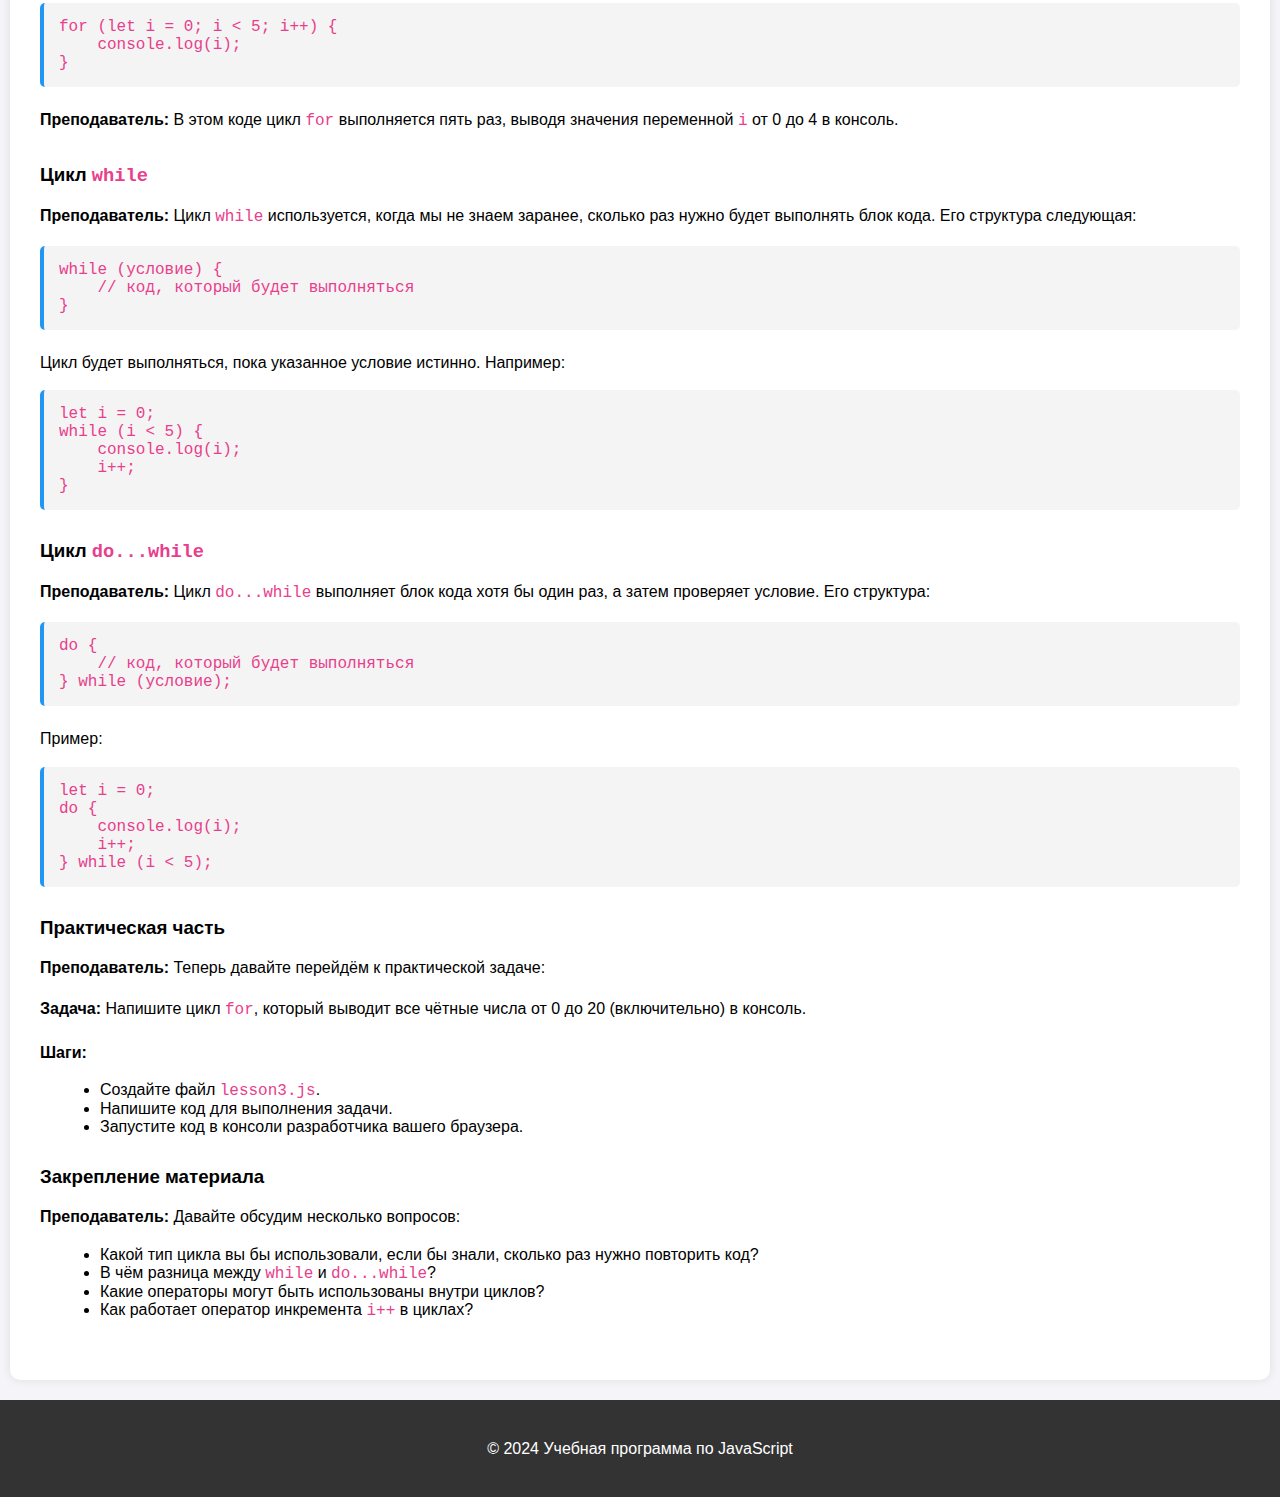
<file: lesson3.html>
<!DOCTYPE html>
<html lang="ru">
<head>
    <meta charset="UTF-8">
    <meta name="viewport" content="width=device-width, initial-scale=1.0">
    <title>Учебная программа по JavaScript - Урок 3</title>
    <style>
        body {
            font-family: 'Arial', sans-serif;
            background-color: #f4f4f9;
            margin: 0;
            padding: 0;
        }
        header {
            background-color: #2196F3;
            color: white;
            padding: 20px 0;
            text-align: center;
        }
        h1, h2, h3 {
            margin: 0;
            padding: 0;
        }
        .content {
            max-width: 1200px;
            margin: 20px auto;
            background-color: white;
            padding: 30px;
            box-shadow: 0 0 10px rgba(0, 0, 0, 0.1);
            border-radius: 10px;
        }
        h2 {
            color: #2196F3;
            border-bottom: 2px solid #2196F3;
            padding-bottom: 5px;
            margin-bottom: 20px;
        }
        p {
            line-height: 1.6;
            font-size: 16px;
            margin-bottom: 15px;
        }
        pre {
            background-color: #f4f4f4;
            border-left: 4px solid #2196F3;
            padding: 15px;
            border-radius: 5px;
            margin-bottom: 20px;
            overflow-x: auto;
        }
        code {
            font-family: 'Courier New', Courier, monospace;
            color: #e83e8c;
        }
        ul {
            margin-left: 20px;
        }
        .section {
            margin-bottom: 30px;
        }
        footer {
            text-align: center;
            padding: 20px;
            background-color: #333;
            color: #fff;
            margin-top: 20px;
        }
        .callout {
            background-color: #e7f7ff;
            border-left: 4px solid #2196F3;
            padding: 10px;
            margin-bottom: 15px;
        }
        .important {
            font-weight: bold;
            color: #333;
        }
    </style>
</head>
<body>
    <header>
        <h1>Учебная программа по JavaScript</h1>
    </header>

    <div class="content">
        <h2>Урок 3: Циклы в JavaScript</h2>

        <!-- Введение -->
        <div class="section">
            <h3>Введение</h3>
            <p><strong>Преподаватель:</strong> На этом уроке мы изучим, что такое циклы в JavaScript и как они помогают повторять выполнение кода.</p>
            <p>В конце урока вы научитесь использовать различные циклы, такие как <code>for</code>, <code>while</code> и <code>do...while</code>.</p>
        </div>
        <!-- Операторы -->
        <div class="section">
            <h3>Операторы: арифметические, логические и сравнения</h3>
            <p><strong>Преподаватель:</strong> В JavaScript есть несколько операторов, которые играют важную роль в управлении циклами:</p>
            <ul>
                <li><strong>Арифметические операторы:</strong> <code>+</code>, <code>-</code>, <code>*</code>, <code>/</code>, <code>%</code>.</li>
                <li><strong>Операторы сравнения:</strong> <code>==</code>, <code>===</code>, <code>&gt;</code>, <code>&lt;</code>, <code>&gt;=</code>, <code>&lt;=</code>.</li>
                <li><strong>Логические операторы:</strong> <code>&&</code> (и), <code>||</code> (или), <code>!</code> (не).</li>
            </ul>
            <p>Эти операторы позволяют нам контролировать, когда цикл будет выполняться, и выполнять различные арифметические операции в процессе.</p>
        </div>

        <!-- Разбор операторов сравнения -->
            <div class="section">
                <h3>Операторы сравнения: <code>==</code> и <code>===</code></h3>
                <p><strong>Преподаватель:</strong> Давайте подробнее рассмотрим два оператора сравнения: <code>==</code> и <code>===</code>.</p>
                <p>Оператор <code>==</code> сравнивает значения двух переменных, не учитывая их тип. Это означает, что JavaScript попытается привести типы к общему значению, прежде чем сравнивать их.</p>
                <p>Например:</p>
                <pre><code>console.log(5 == '5'); // true</code></pre>
                <p>В этом случае число <code>5</code> и строка <code>'5'</code> считаются равными, потому что JavaScript преобразует строку в число перед сравнением.</p>
                <p>Оператор <code>===</code> сравнивает как значение, так и тип переменной. Это означает, что если типы не совпадают, результат будет <code>false</code>.</p>
                <p>Например:</p>
                <pre><code>console.log(5 === '5'); // false</code></pre>
                <p>Здесь результат будет <code>false</code>, так как одно значение является числом, а другое — строкой.</p>
                <p>Рекомендуется использовать <code>===</code> для сравнения, чтобы избежать неожиданных результатов, вызванных неявным преобразованием типов.</p>
            </div>

                <!-- Что такое цикл? -->
                <div class="section">
                    <h3>Что такое цикл?</h3>
                    <p>Цикл — это конструкция, которая позволяет выполнять блок кода несколько раз. В JavaScript существует несколько типов циклов, таких как <code>for</code>, <code>while</code> и <code>do...while</code>.</p>
                </div>

                <!-- Цикл for -->
                <div class="section">
                    <h3>Цикл <code>for</code></h3>
                    <p><strong>Преподаватель:</strong> Цикл <code>for</code> используется, когда мы знаем заранее, сколько раз нужно выполнить блок кода. Его структура следующая:</p>
                    <pre><code>for (инициализация; условие; инкремент) {
            // код, который будет выполняться
        }</code></pre>

                    <p>Теперь давайте разберём каждый элемент:</p>
                    <ul>
                        <li><strong>Инициализация:</strong> Это начальное значение счётчика, например, <code>let i = 0;</code>. Эта часть выполняется только один раз перед началом цикла.</li>
                        <li><strong>Условие:</strong> Цикл будет выполняться, пока это условие истинно, например, <code>i &lt; 5</code>.</li>
                        <li><strong>Инкремент:</strong> Это шаг, который выполняется в конце каждой итерации, например, <code>i++</code>.</li>
                    </ul>
                </div>

        <!-- Пример кода -->
        <div class="section">
            <h3>Пример кода</h3>
            <p><strong>Преподаватель:</strong> Давайте рассмотрим простой пример, демонстрирующий работу цикла <code>for</code>. Мы создадим цикл, который выводит числа от 0 до 4:</p>
            <pre><code>for (let i = 0; i &lt; 5; i++) {
    console.log(i);
}</code></pre>
            <p><strong>Преподаватель:</strong> В этом коде цикл <code>for</code> выполняется пять раз, выводя значения переменной <code>i</code> от 0 до 4 в консоль.</p>
        </div>

        <!-- Цикл while -->
        <div class="section">
            <h3>Цикл <code>while</code></h3>
            <p><strong>Преподаватель:</strong> Цикл <code>while</code> используется, когда мы не знаем заранее, сколько раз нужно будет выполнять блок кода. Его структура следующая:</p>
            <pre><code>while (условие) {
    // код, который будет выполняться
}</code></pre>
            <p>Цикл будет выполняться, пока указанное условие истинно. Например:</p>
            <pre><code>let i = 0;
while (i &lt; 5) {
    console.log(i);
    i++;
}</code></pre>
        </div>

        <!-- Цикл do...while -->
        <div class="section">
            <h3>Цикл <code>do...while</code></h3>
            <p><strong>Преподаватель:</strong> Цикл <code>do...while</code> выполняет блок кода хотя бы один раз, а затем проверяет условие. Его структура:</p>
            <pre><code>do {
    // код, который будет выполняться
} while (условие);</code></pre>
            <p>Пример:</p>
            <pre><code>let i = 0;
do {
    console.log(i);
    i++;
} while (i &lt; 5);</code></pre>
        </div>

        <!-- Практическая часть -->
            <div class="section">
                <h3>Практическая часть</h3>
                <p><strong>Преподаватель:</strong> Теперь давайте перейдём к практической задаче:</p>
                <p><strong>Задача:</strong> Напишите цикл <code>for</code>, который выводит все чётные числа от 0 до 20 (включительно) в консоль.</p>
                <p><strong>Шаги:</strong></p>
                <ul>
                    <li>Создайте файл <code>lesson3.js</code>.</li>
                    <li>Напишите код для выполнения задачи.</li>
                    <li>Запустите код в консоли разработчика вашего браузера.</li>
                </ul>
            </div>



        <!-- Закрепление материала -->
        <div class="section">
            <h3>Закрепление материала</h3>
            <p><strong>Преподаватель:</strong> Давайте обсудим несколько вопросов:</p>
             <ul>
                <li>Какой тип цикла вы бы использовали, если бы знали, сколько раз нужно повторить код?</li>
                 <li>В чём разница между <code>while</code> и <code>do...while</code>?</li>
                 <li>Какие операторы могут быть использованы внутри циклов?</li>
                 <li>Как работает оператор инкремента <code>i++</code> в циклах?</li>
               </ul>
        </div>
    </div>

        <footer>
      <p>&copy; 2024 Учебная программа по JavaScript</p>
        </footer>
</file>
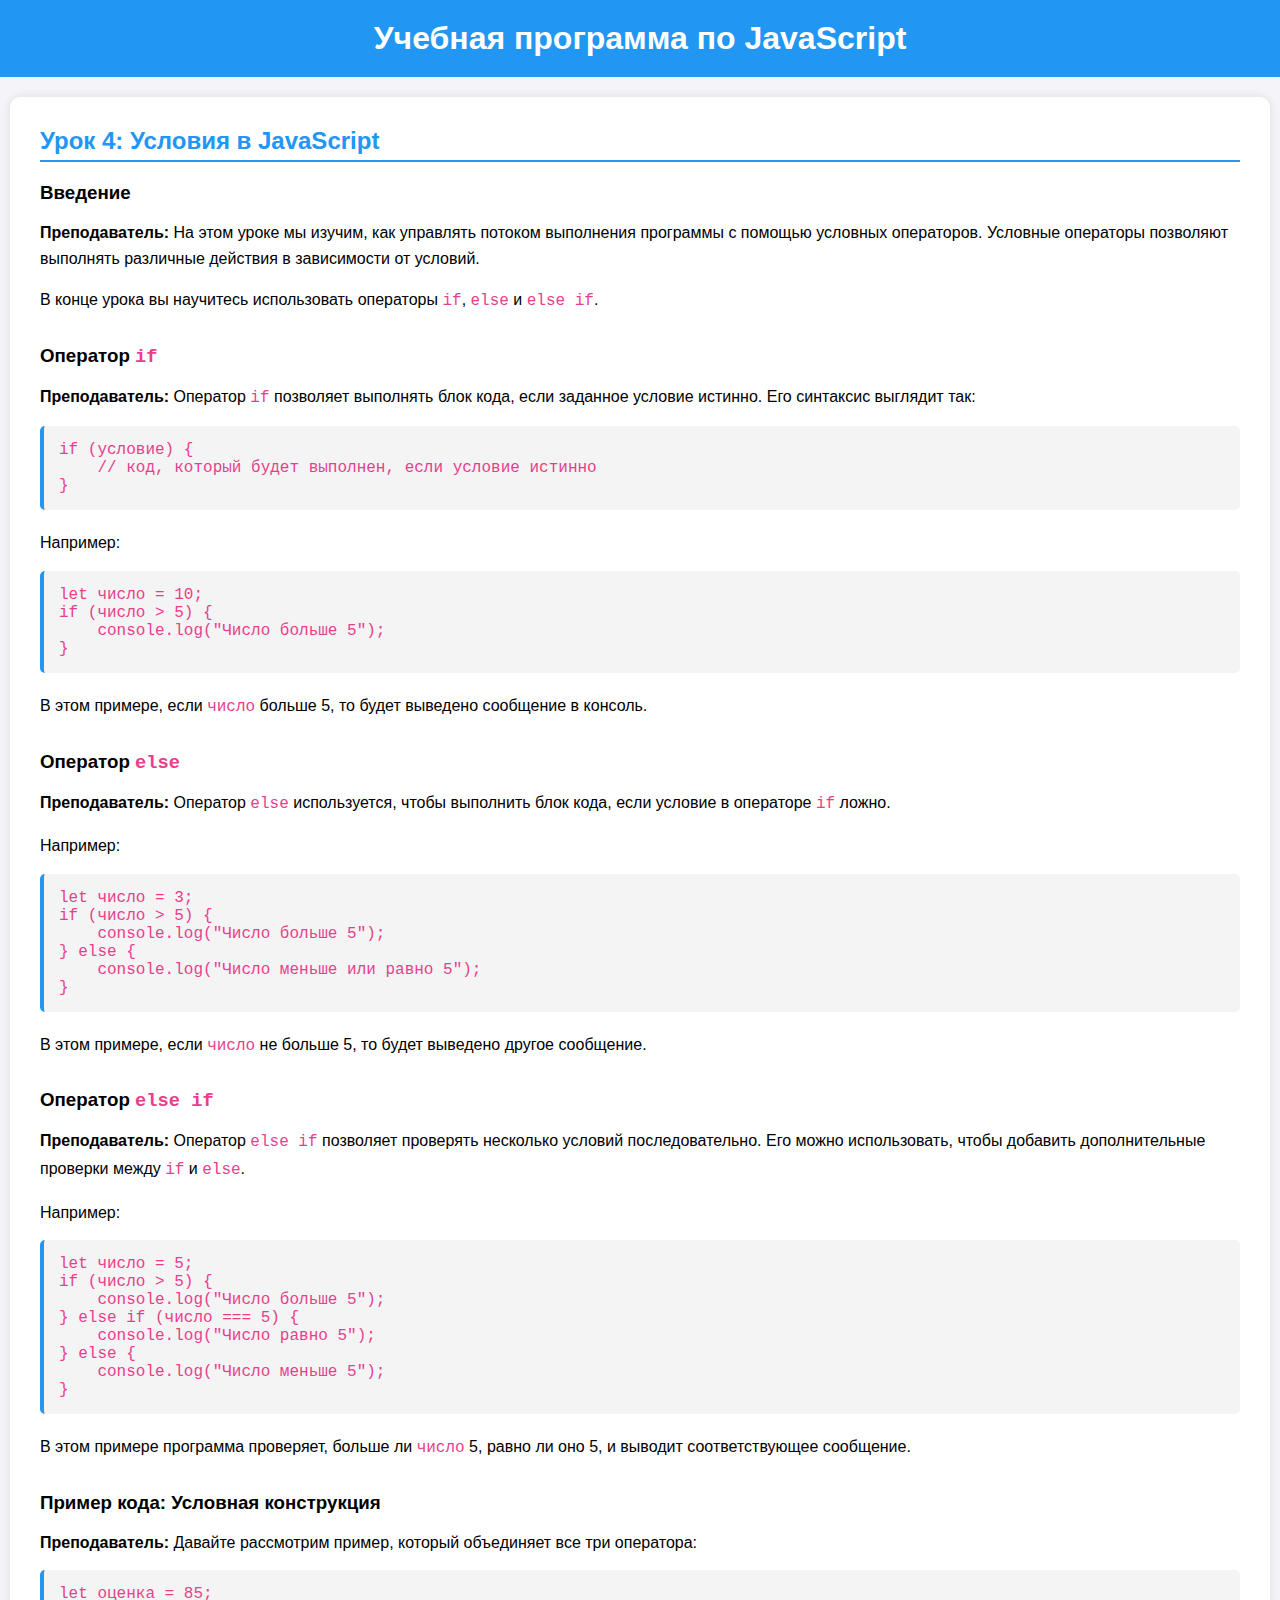
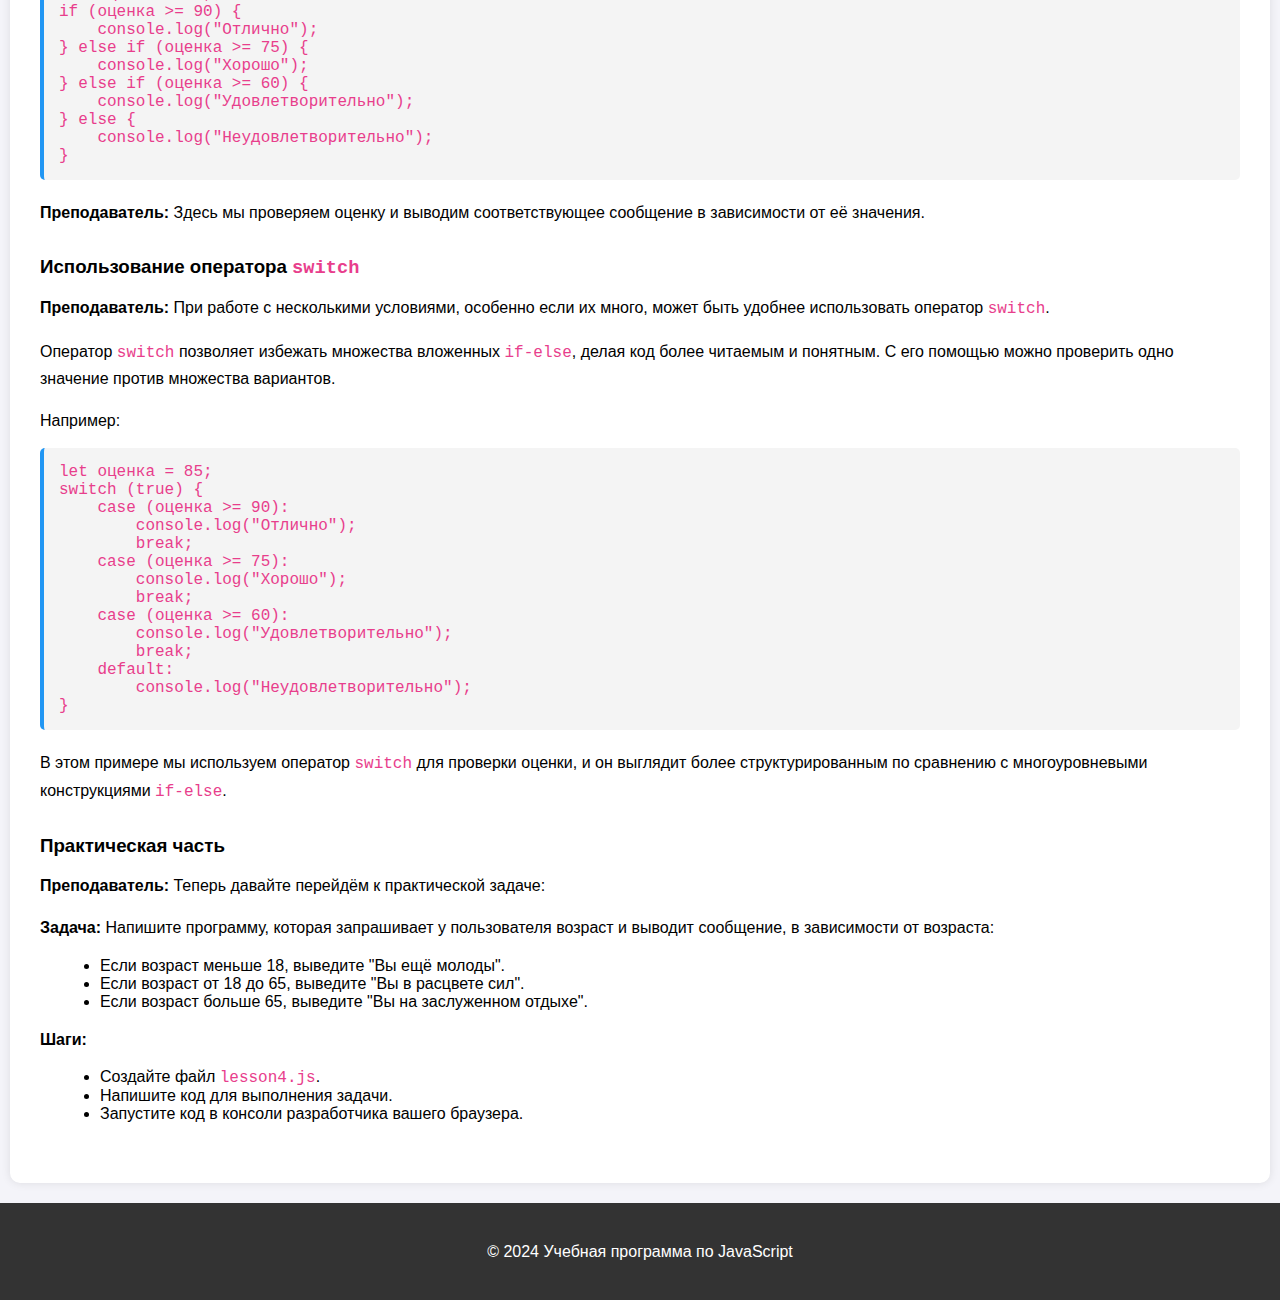
<file: lesson4.html>
<!DOCTYPE html>
<html lang="ru">
<head>
    <meta charset="UTF-8">
    <meta name="viewport" content="width=device-width, initial-scale=1.0">
    <title>Учебная программа по JavaScript - Урок 4</title>
    <style>
        body {
            font-family: 'Arial', sans-serif;
            background-color: #f4f4f9;
            margin: 0;
            padding: 0;
        }
        header {
            background-color: #2196F3;
            color: white;
            padding: 20px 0;
            text-align: center;
        }
        h1, h2, h3 {
            margin: 0;
            padding: 0;
        }
        .content {
            max-width: 1200px;
            margin: 20px auto;
            background-color: white;
            padding: 30px;
            box-shadow: 0 0 10px rgba(0, 0, 0, 0.1);
            border-radius: 10px;
        }
        h2 {
            color: #2196F3;
            border-bottom: 2px solid #2196F3;
            padding-bottom: 5px;
            margin-bottom: 20px;
        }
        p {
            line-height: 1.6;
            font-size: 16px;
            margin-bottom: 15px;
        }
        pre {
            background-color: #f4f4f4;
            border-left: 4px solid #2196F3;
            padding: 15px;
            border-radius: 5px;
            margin-bottom: 20px;
            overflow-x: auto;
        }
        code {
            font-family: 'Courier New', Courier, monospace;
            color: #e83e8c;
        }
        ul {
            margin-left: 20px;
        }
        .section {
            margin-bottom: 30px;
        }
        footer {
            text-align: center;
            padding: 20px;
            background-color: #333;
            color: #fff;
            margin-top: 20px;
        }
        .callout {
            background-color: #e7f7ff;
            border-left: 4px solid #2196F3;
            padding: 10px;
            margin-bottom: 15px;
        }
        .important {
            font-weight: bold;
            color: #333;
        }
    </style>
</head>
<body>
    <header>
        <h1>Учебная программа по JavaScript</h1>
    </header>

    <div class="content">
        <h2>Урок 4: Условия в JavaScript</h2>

        <!-- Введение -->
        <div class="section">
            <h3>Введение</h3>
            <p><strong>Преподаватель:</strong> На этом уроке мы изучим, как управлять потоком выполнения программы с помощью условных операторов. Условные операторы позволяют выполнять различные действия в зависимости от условий.</p>
            <p>В конце урока вы научитесь использовать операторы <code>if</code>, <code>else</code> и <code>else if</code>.</p>
        </div>

        <!-- Оператор if -->
        <div class="section">
            <h3>Оператор <code>if</code></h3>
            <p><strong>Преподаватель:</strong> Оператор <code>if</code> позволяет выполнять блок кода, если заданное условие истинно. Его синтаксис выглядит так:</p>
            <pre><code>if (условие) {
    // код, который будет выполнен, если условие истинно
}</code></pre>
            <p>Например:</p>
            <pre><code>let число = 10;
if (число > 5) {
    console.log("Число больше 5");
}</code></pre>
            <p>В этом примере, если <code>число</code> больше 5, то будет выведено сообщение в консоль.</p>
        </div>

        <!-- Оператор else -->
        <div class="section">
            <h3>Оператор <code>else</code></h3>
            <p><strong>Преподаватель:</strong> Оператор <code>else</code> используется, чтобы выполнить блок кода, если условие в операторе <code>if</code> ложно.</p>
            <p>Например:</p>
            <pre><code>let число = 3;
if (число > 5) {
    console.log("Число больше 5");
} else {
    console.log("Число меньше или равно 5");
}</code></pre>
            <p>В этом примере, если <code>число</code> не больше 5, то будет выведено другое сообщение.</p>
        </div>

        <!-- Оператор else if -->
        <div class="section">
            <h3>Оператор <code>else if</code></h3>
            <p><strong>Преподаватель:</strong> Оператор <code>else if</code> позволяет проверять несколько условий последовательно. Его можно использовать, чтобы добавить дополнительные проверки между <code>if</code> и <code>else</code>.</p>
            <p>Например:</p>
            <pre><code>let число = 5;
if (число > 5) {
    console.log("Число больше 5");
} else if (число === 5) {
    console.log("Число равно 5");
} else {
    console.log("Число меньше 5");
}</code></pre>
            <p>В этом примере программа проверяет, больше ли <code>число</code> 5, равно ли оно 5, и выводит соответствующее сообщение.</p>
        </div>

        <!-- Пример кода -->
        <div class="section">
            <h3>Пример кода: Условная конструкция</h3>
            <p><strong>Преподаватель:</strong> Давайте рассмотрим пример, который объединяет все три оператора:</p>
            <pre><code>let оценка = 85;
if (оценка >= 90) {
    console.log("Отлично");
} else if (оценка >= 75) {
    console.log("Хорошо");
} else if (оценка >= 60) {
    console.log("Удовлетворительно");
} else {
    console.log("Неудовлетворительно");
}</code></pre>
            <p><strong>Преподаватель:</strong> Здесь мы проверяем оценку и выводим соответствующее сообщение в зависимости от её значения.</p>
        </div>

        <!-- Удобство оператора switch -->
        <div class="section">
            <h3>Использование оператора <code>switch</code></h3>
            <p><strong>Преподаватель:</strong> При работе с несколькими условиями, особенно если их много, может быть удобнее использовать оператор <code>switch</code>.</p>
            <p>Оператор <code>switch</code> позволяет избежать множества вложенных <code>if-else</code>, делая код более читаемым и понятным. С его помощью можно проверить одно значение против множества вариантов.</p>
            <p>Например:</p>
            <pre><code>let оценка = 85;
switch (true) {
    case (оценка >= 90):
        console.log("Отлично");
        break;
    case (оценка >= 75):
        console.log("Хорошо");
        break;
    case (оценка >= 60):
        console.log("Удовлетворительно");
        break;
    default:
        console.log("Неудовлетворительно");
}</code></pre>
            <p>В этом примере мы используем оператор <code>switch</code> для проверки оценки, и он выглядит более структурированным по сравнению с многоуровневыми конструкциями <code>if-else</code>.</p>
        </div>

        <!-- Практическая часть -->
        <div class="section">
            <h3>Практическая часть</h3>
            <p><strong>Преподаватель:</strong> Теперь давайте перейдём к практической задаче:</p>
            <p><strong>Задача:</strong> Напишите программу, которая запрашивает у пользователя возраст и выводит сообщение, в зависимости от возраста:</p>
            <ul>
                <li>Если возраст меньше 18, выведите "Вы ещё молоды".</li>
                <li>Если возраст от 18 до 65, выведите "Вы в расцвете сил".</li>
                <li>Если возраст больше 65, выведите "Вы на заслуженном отдыхе".</li>
            </ul>
            <p><strong>Шаги:</strong></p>
            <ul>
                <li>Создайте файл <code>lesson4.js</code>.</li>
                <li>Напишите код для выполнения задачи.</li>
                <li>Запустите код в консоли разработчика вашего браузера.</li>
            </ul>
        </div>
    </div>

    <footer>
        <p>© 2024 Учебная программа по JavaScript</p>
    </footer>
</body>
</html>
</file>
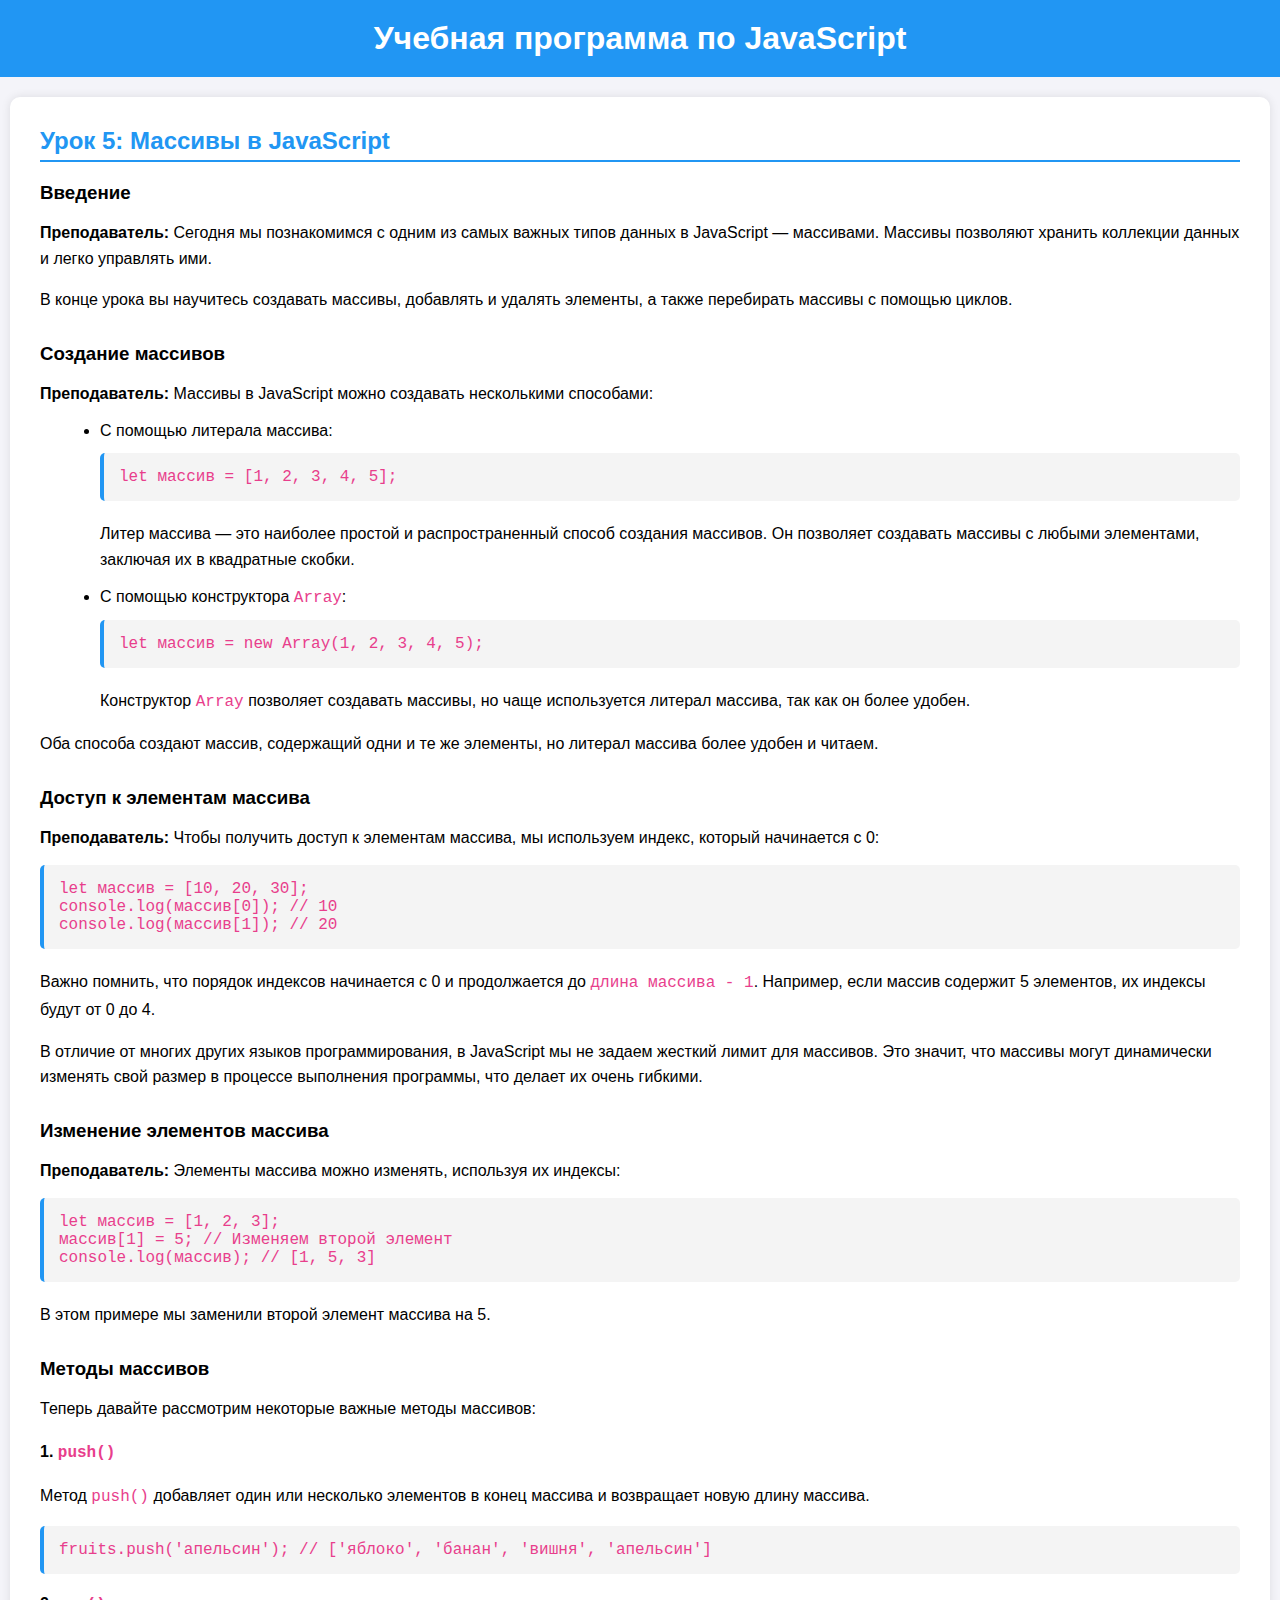
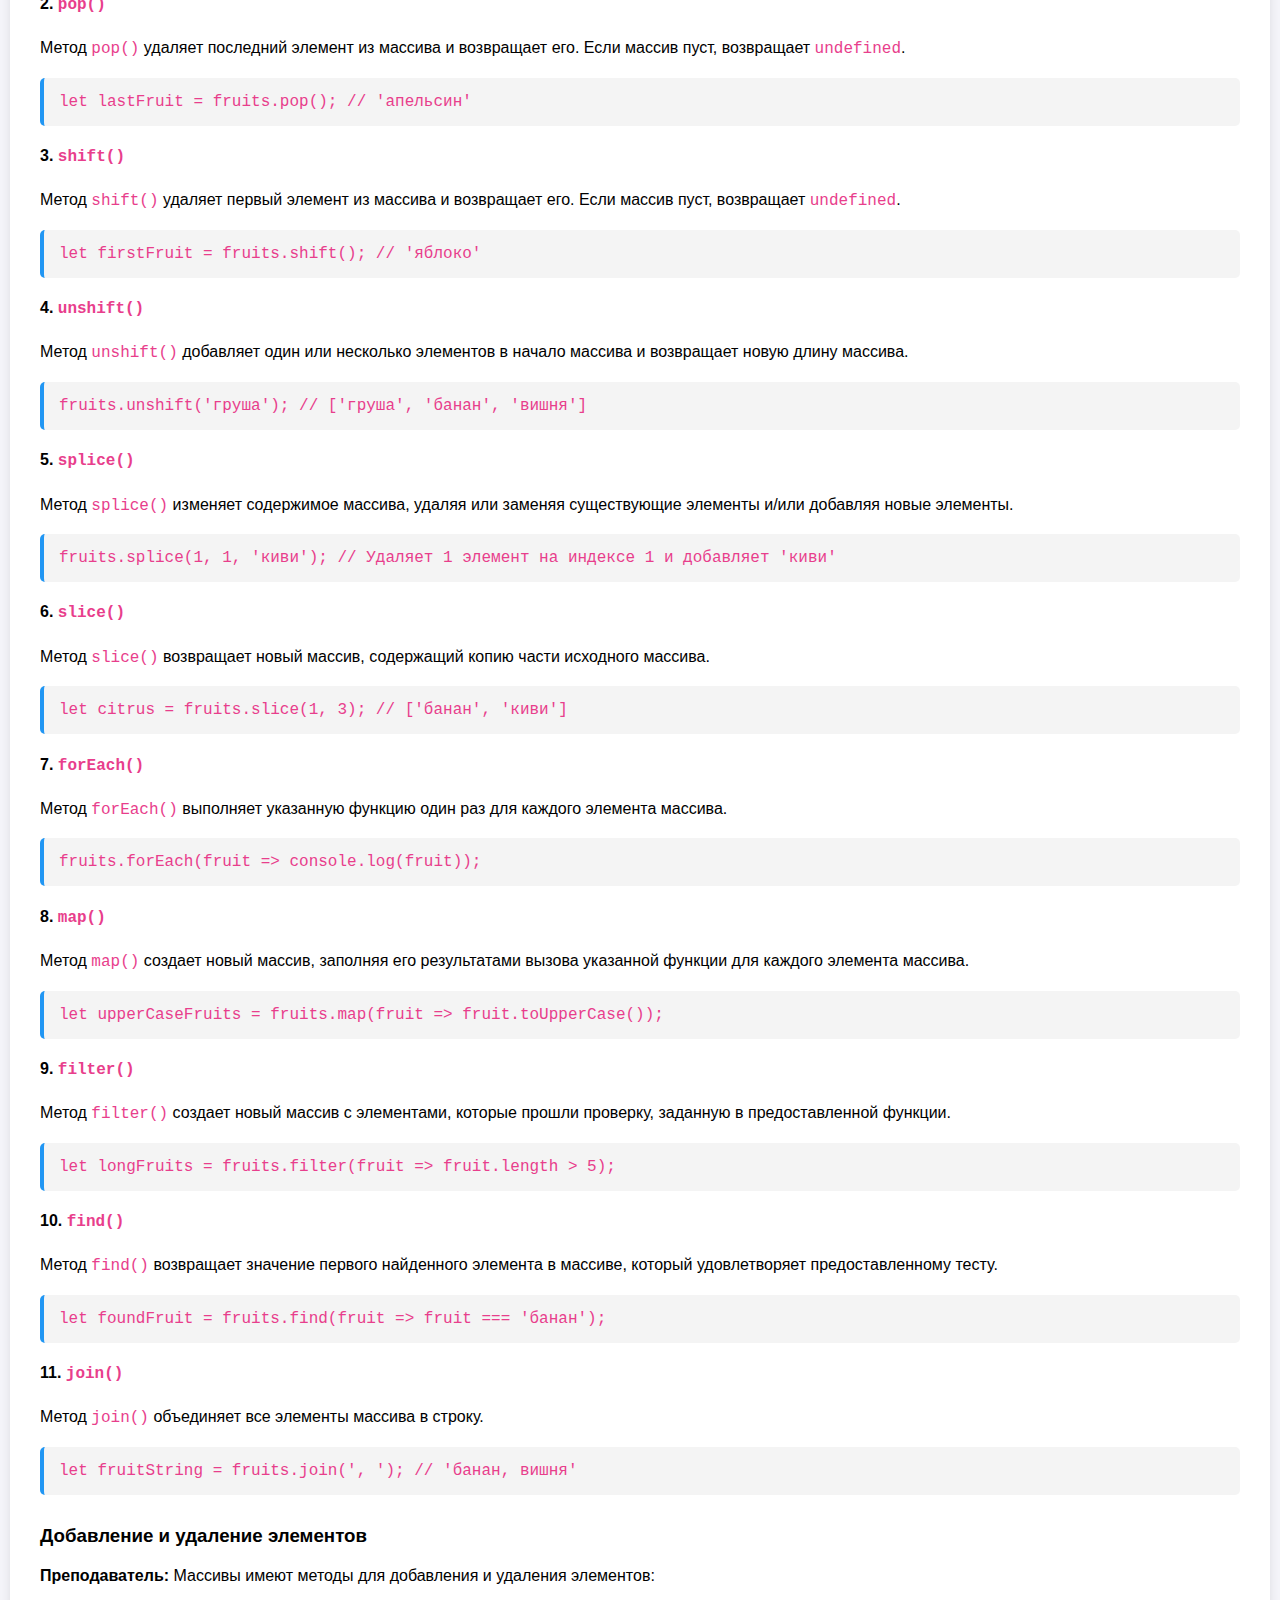
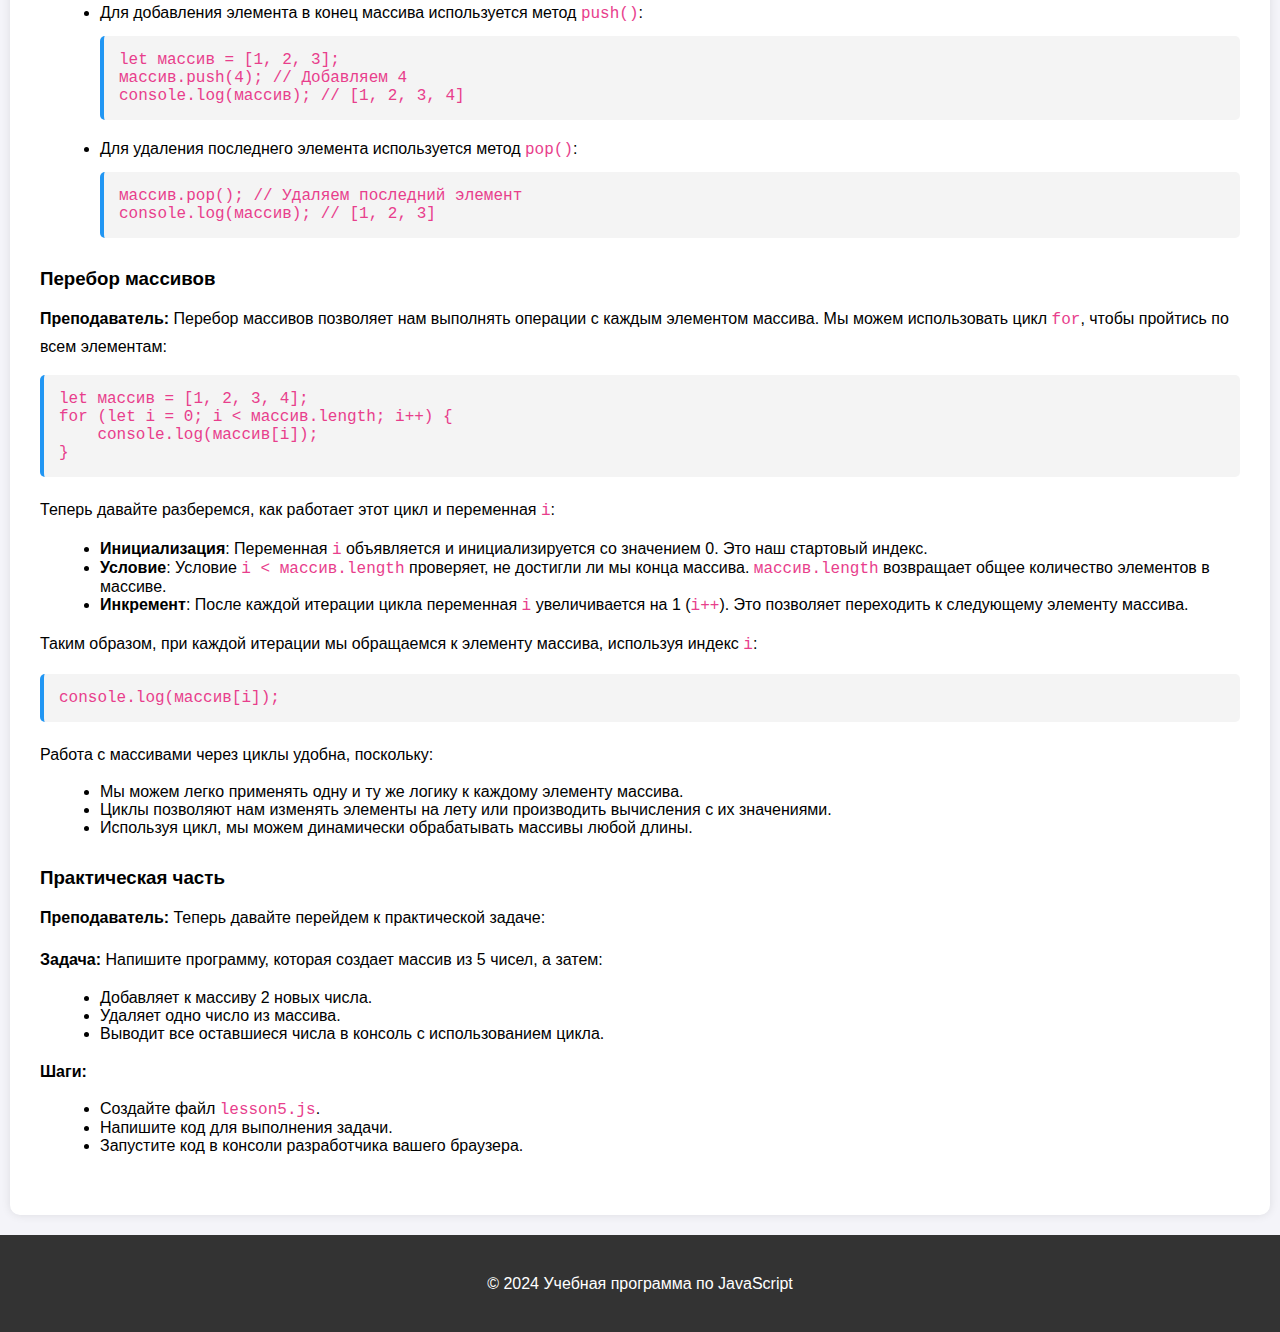
<file: lesson5.html>
<!DOCTYPE html>
<html lang="ru">
<head>
    <meta charset="UTF-8">
    <meta name="viewport" content="width=device-width, initial-scale=1.0">
    <title>Учебная программа по JavaScript - Урок 5</title>
    <style>
        body {
            font-family: 'Arial', sans-serif;
            background-color: #f4f4f9;
            margin: 0;
            padding: 0;
        }
        header {
            background-color: #2196F3;
            color: white;
            padding: 20px 0;
            text-align: center;
        }
        h1, h2, h3 {
            margin: 0;
            padding: 0;
        }
        .content {
            max-width: 1200px;
            margin: 20px auto;
            background-color: white;
            padding: 30px;
            box-shadow: 0 0 10px rgba(0, 0, 0, 0.1);
            border-radius: 10px;
        }
        h2 {
            color: #2196F3;
            border-bottom: 2px solid #2196F3;
            padding-bottom: 5px;
            margin-bottom: 20px;
        }
        p {
            line-height: 1.6;
            font-size: 16px;
            margin-bottom: 15px;
        }
        pre {
            background-color: #f4f4f4;
            border-left: 4px solid #2196F3;
            padding: 15px;
            border-radius: 5px;
            margin-bottom: 20px;
            overflow-x: auto;
        }
        code {
            font-family: 'Courier New', Courier, monospace;
            color: #e83e8c;
        }
        ul {
            margin-left: 20px;
        }
        .section {
            margin-bottom: 30px;
        }
        footer {
            text-align: center;
            padding: 20px;
            background-color: #333;
            color: #fff;
            margin-top: 20px;
        }
        .callout {
            background-color: #e7f7ff;
            border-left: 4px solid #2196F3;
            padding: 10px;
            margin-bottom: 15px;
        }
        .important {
            font-weight: bold;
            color: #333;
        }
    </style>
</head>
<body>
    <header>
        <h1>Учебная программа по JavaScript</h1>
    </header>

    <div class="content">
        <h2>Урок 5: Массивы в JavaScript</h2>

        <!-- Введение -->
        <div class="section">
            <h3>Введение</h3>
            <p><strong>Преподаватель:</strong> Сегодня мы познакомимся с одним из самых важных типов данных в JavaScript — массивами. Массивы позволяют хранить коллекции данных и легко управлять ими.</p>
            <p>В конце урока вы научитесь создавать массивы, добавлять и удалять элементы, а также перебирать массивы с помощью циклов.</p>
        </div>

        <!-- Создание массивов -->
        <div class="section">
            <h3>Создание массивов</h3>
            <p><strong>Преподаватель:</strong> Массивы в JavaScript можно создавать несколькими способами:</p>
            <ul>
                <li>С помощью литерала массива:</li>
                <pre><code>let массив = [1, 2, 3, 4, 5];</code></pre>
                <p>Литер массива — это наиболее простой и распространенный способ создания массивов. Он позволяет создавать массивы с любыми элементами, заключая их в квадратные скобки.</p>
                <li>С помощью конструктора <code>Array</code>:</li>
                <pre><code>let массив = new Array(1, 2, 3, 4, 5);</code></pre>
                <p>Конструктор <code>Array</code> позволяет создавать массивы, но чаще используется литерал массива, так как он более удобен.</p>
            </ul>
            <p>Оба способа создают массив, содержащий одни и те же элементы, но литерал массива более удобен и читаем.</p>
        </div>

        <!-- Доступ к элементам массива -->
        <div class="section">
            <h3>Доступ к элементам массива</h3>
            <p><strong>Преподаватель:</strong> Чтобы получить доступ к элементам массива, мы используем индекс, который начинается с 0:</p>
            <pre><code>let массив = [10, 20, 30];
console.log(массив[0]); // 10
console.log(массив[1]); // 20</code></pre>
            <p>Важно помнить, что порядок индексов начинается с 0 и продолжается до <code>длина массива - 1</code>. Например, если массив содержит 5 элементов, их индексы будут от 0 до 4.</p>
            <p>В отличие от многих других языков программирования, в JavaScript мы не задаем жесткий лимит для массивов. Это значит, что массивы могут динамически изменять свой размер в процессе выполнения программы, что делает их очень гибкими.</p>
        </div>

        <!-- Изменение элементов массива -->
        <div class="section">
            <h3>Изменение элементов массива</h3>
            <p><strong>Преподаватель:</strong> Элементы массива можно изменять, используя их индексы:</p>
            <pre><code>let массив = [1, 2, 3];
массив[1] = 5; // Изменяем второй элемент
console.log(массив); // [1, 5, 3]</code></pre>
            <p>В этом примере мы заменили второй элемент массива на 5.</p>
        </div>

        <!-- Методы массивов -->
   <div class="section">
       <h3>Методы массивов</h3>
       <p>Теперь давайте рассмотрим некоторые важные методы массивов:</p>

       <h4>1. <code>push()</code></h4>
       <p>Метод <code>push()</code> добавляет один или несколько элементов в конец массива и возвращает новую длину массива.</p>
       <pre><code>fruits.push('апельсин'); // ['яблоко', 'банан', 'вишня', 'апельсин']</code></pre>

       <h4>2. <code>pop()</code></h4>
       <p>Метод <code>pop()</code> удаляет последний элемент из массива и возвращает его. Если массив пуст, возвращает <code>undefined</code>.</p>
       <pre><code>let lastFruit = fruits.pop(); // 'апельсин'</code></pre>

       <h4>3. <code>shift()</code></h4>
       <p>Метод <code>shift()</code> удаляет первый элемент из массива и возвращает его. Если массив пуст, возвращает <code>undefined</code>.</p>
       <pre><code>let firstFruit = fruits.shift(); // 'яблоко'</code></pre>

       <h4>4. <code>unshift()</code></h4>
       <p>Метод <code>unshift()</code> добавляет один или несколько элементов в начало массива и возвращает новую длину массива.</p>
       <pre><code>fruits.unshift('груша'); // ['груша', 'банан', 'вишня']</code></pre>

       <h4>5. <code>splice()</code></h4>
       <p>Метод <code>splice()</code> изменяет содержимое массива, удаляя или заменяя существующие элементы и/или добавляя новые элементы.</p>
       <pre><code>fruits.splice(1, 1, 'киви'); // Удаляет 1 элемент на индексе 1 и добавляет 'киви'</code></pre>

       <h4>6. <code>slice()</code></h4>
       <p>Метод <code>slice()</code> возвращает новый массив, содержащий копию части исходного массива.</p>
       <pre><code>let citrus = fruits.slice(1, 3); // ['банан', 'киви']</code></pre>

       <h4>7. <code>forEach()</code></h4>
       <p>Метод <code>forEach()</code> выполняет указанную функцию один раз для каждого элемента массива.</p>
       <pre><code>fruits.forEach(fruit => console.log(fruit));</code></pre>

       <h4>8. <code>map()</code></h4>
       <p>Метод <code>map()</code> создает новый массив, заполняя его результатами вызова указанной функции для каждого элемента массива.</p>
       <pre><code>let upperCaseFruits = fruits.map(fruit => fruit.toUpperCase());</code></pre>

       <h4>9. <code>filter()</code></h4>
       <p>Метод <code>filter()</code> создает новый массив с элементами, которые прошли проверку, заданную в предоставленной функции.</p>
       <pre><code>let longFruits = fruits.filter(fruit => fruit.length &gt; 5);</code></pre>

       <h4>10. <code>find()</code></h4>
       <p>Метод <code>find()</code> возвращает значение первого найденного элемента в массиве, который удовлетворяет предоставленному тесту.</p>
       <pre><code>let foundFruit = fruits.find(fruit => fruit === 'банан');</code></pre>

       <h4>11. <code>join()</code></h4>
       <p>Метод <code>join()</code> объединяет все элементы массива в строку.</p>
       <pre><code>let fruitString = fruits.join(', '); // 'банан, вишня'</code></pre>
   </div>


        <!-- Добавление и удаление элементов -->
        <div class="section">
            <h3>Добавление и удаление элементов</h3>
            <p><strong>Преподаватель:</strong> Массивы имеют методы для добавления и удаления элементов:</p>
            <ul>
                <li>Для добавления элемента в конец массива используется метод <code>push()</code>:</li>
                <pre><code>let массив = [1, 2, 3];
массив.push(4); // Добавляем 4
console.log(массив); // [1, 2, 3, 4]</code></pre>
                <li>Для удаления последнего элемента используется метод <code>pop()</code>:</li>
                <pre><code>массив.pop(); // Удаляем последний элемент
console.log(массив); // [1, 2, 3]</code></pre>
            </ul>
        </div>

        <!-- Перебор массивов -->
        <div class="section">
            <h3>Перебор массивов</h3>
            <p><strong>Преподаватель:</strong> Перебор массивов позволяет нам выполнять операции с каждым элементом массива. Мы можем использовать цикл <code>for</code>, чтобы пройтись по всем элементам:</p>
            <pre><code>let массив = [1, 2, 3, 4];
for (let i = 0; i &lt; массив.length; i++) {
    console.log(массив[i]);
}</code></pre>
            <p>Теперь давайте разберемся, как работает этот цикл и переменная <code>i</code>:</p>
            <ul>
                <li><strong>Инициализация</strong>: Переменная <code>i</code> объявляется и инициализируется со значением 0. Это наш стартовый индекс.</li>
                <li><strong>Условие</strong>: Условие <code>i &lt; массив.length</code> проверяет, не достигли ли мы конца массива. <code>массив.length</code> возвращает общее количество элементов в массиве.</li>
                <li><strong>Инкремент</strong>: После каждой итерации цикла переменная <code>i</code> увеличивается на 1 (<code>i++</code>). Это позволяет переходить к следующему элементу массива.</li>
            </ul>
            <p>Таким образом, при каждой итерации мы обращаемся к элементу массива, используя индекс <code>i</code>:</p>
            <pre><code>console.log(массив[i]);</code></pre>
            <p>Работа с массивами через циклы удобна, поскольку:</p>
            <ul>
                <li>Мы можем легко применять одну и ту же логику к каждому элементу массива.</li>
                <li>Циклы позволяют нам изменять элементы на лету или производить вычисления с их значениями.</li>
                <li>Используя цикл, мы можем динамически обрабатывать массивы любой длины.</li>
            </ul>
        </div>

        <!-- Практическая часть -->
        <div class="section">
            <h3>Практическая часть</h3>
            <p><strong>Преподаватель:</strong> Теперь давайте перейдем к практической задаче:</p>
            <p><strong>Задача:</strong> Напишите программу, которая создает массив из 5 чисел, а затем:</p>
            <ul>
                <li>Добавляет к массиву 2 новых числа.</li>
                <li>Удаляет одно число из массива.</li>
                <li>Выводит все оставшиеся числа в консоль с использованием цикла.</li>
            </ul>
            <p><strong>Шаги:</strong></p>
            <ul>
                <li>Создайте файл <code>lesson5.js</code>.</li>
                <li>Напишите код для выполнения задачи.</li>
                <li>Запустите код в консоли разработчика вашего браузера.</li>
            </ul>
        </div>
    </div>

    <footer>
        <p>© 2024 Учебная программа по JavaScript</p>
    </footer>
</body>
</html>
</file>
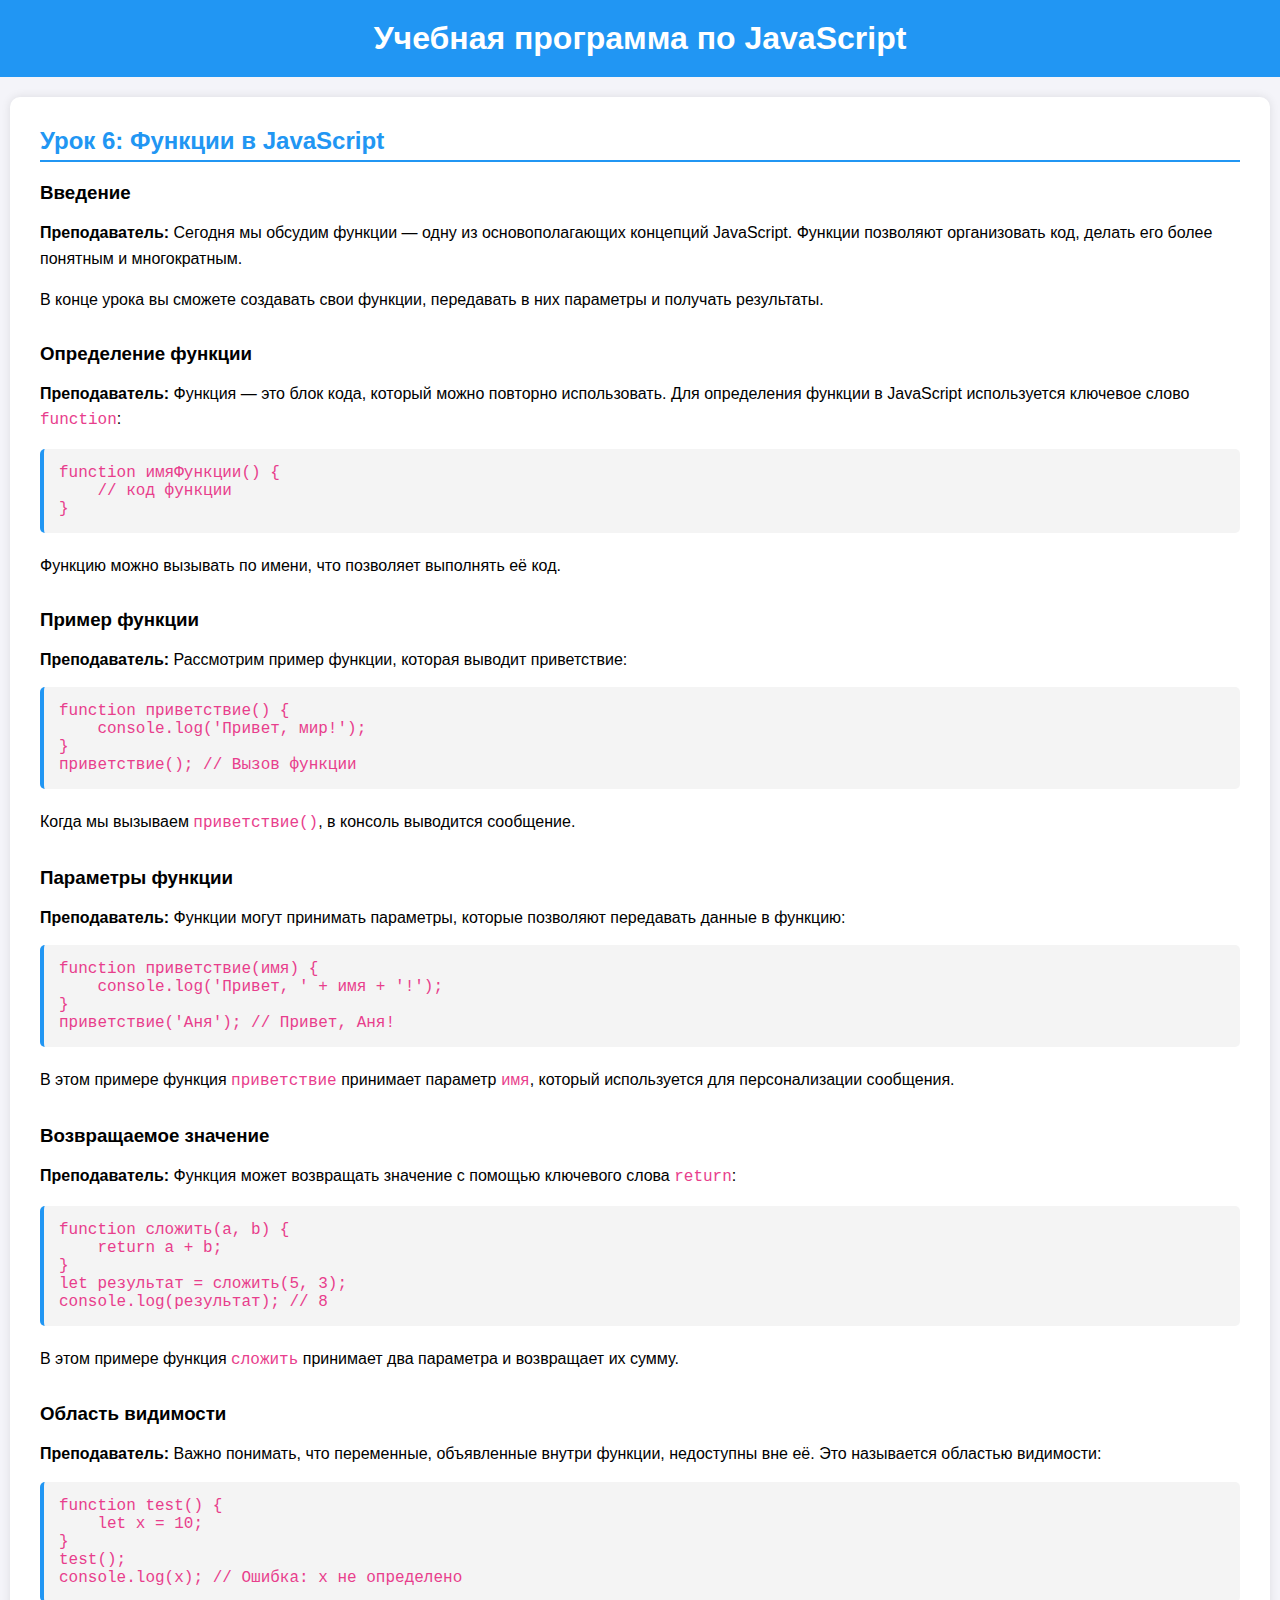
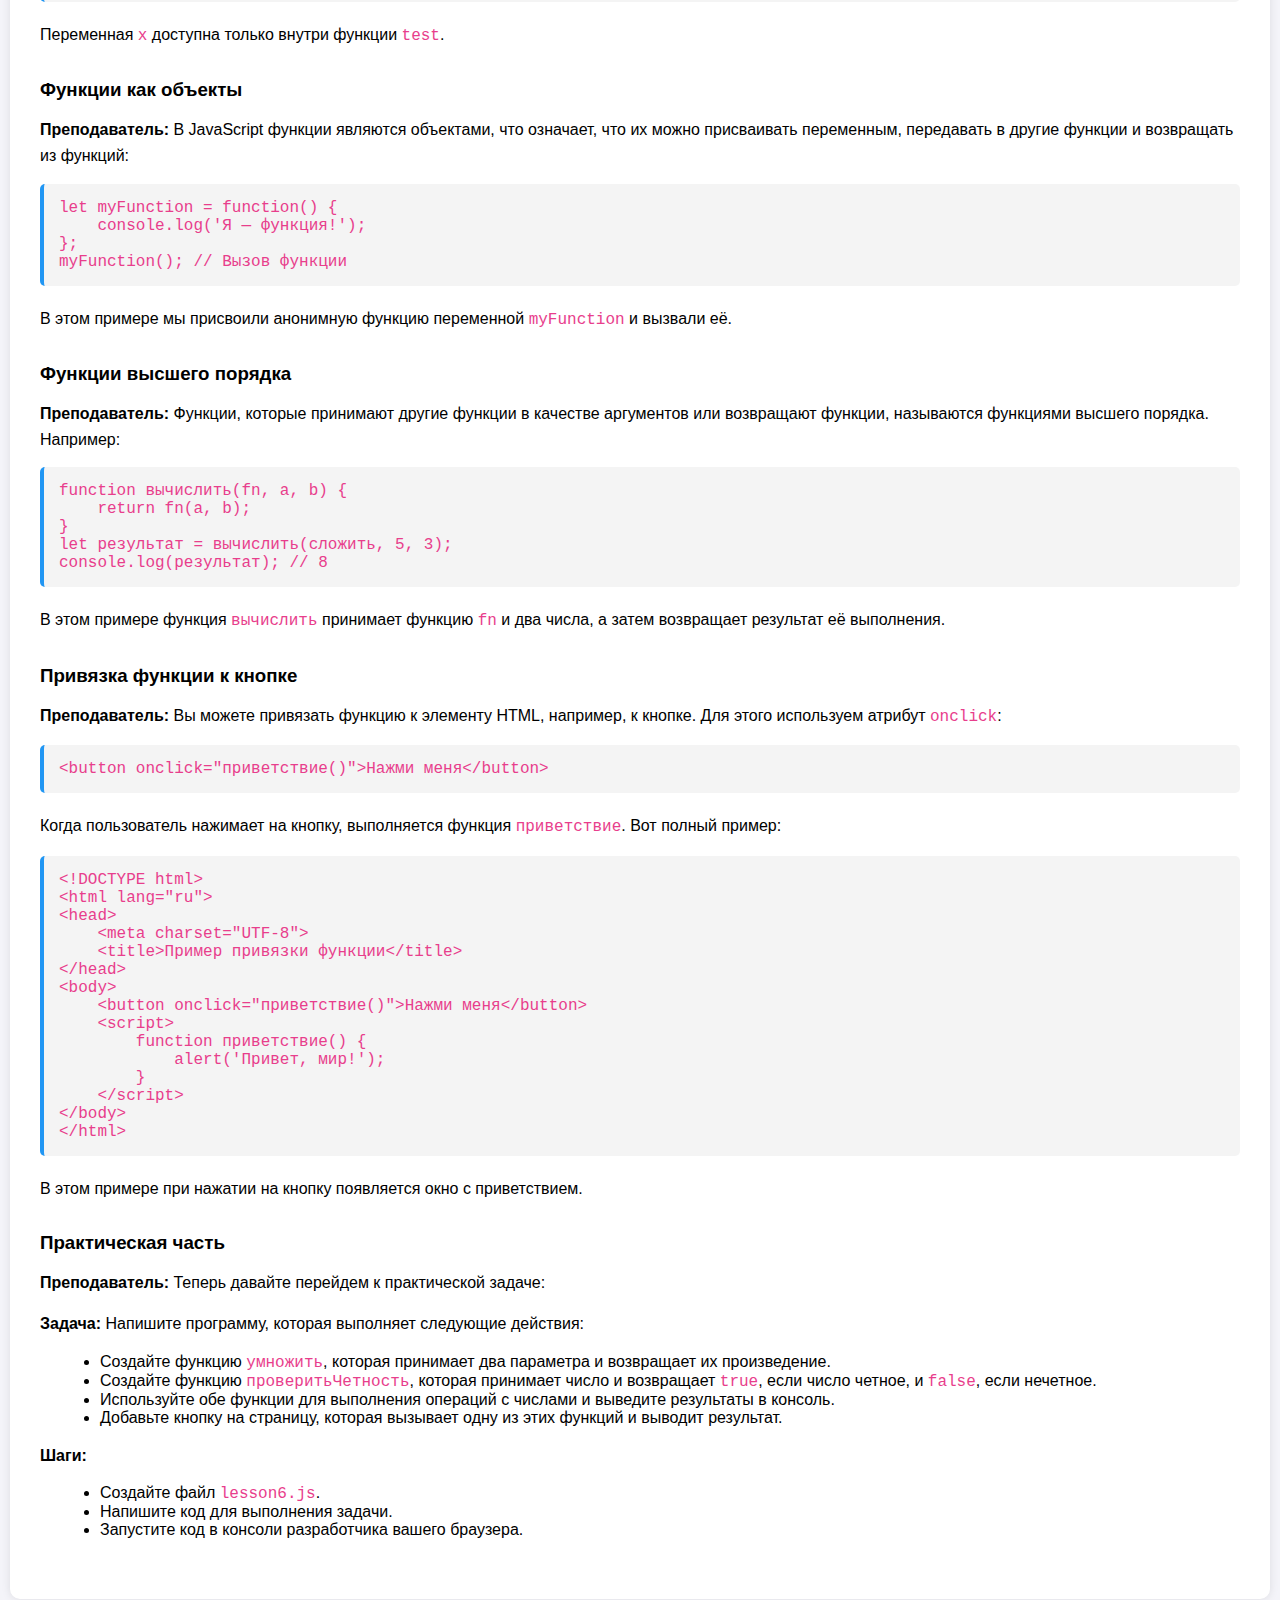
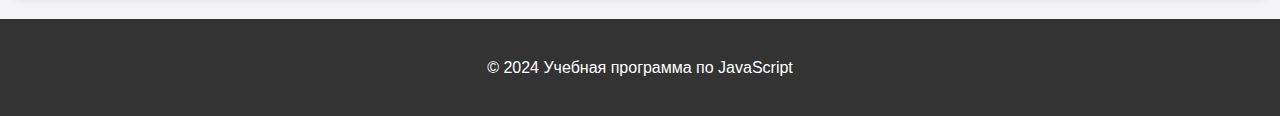
<file: lesson6.html>
<!DOCTYPE html>
<html lang="ru">
<head>
    <meta charset="UTF-8">
    <meta name="viewport" content="width=device-width, initial-scale=1.0">
    <title>Учебная программа по JavaScript - Урок 6</title>
    <style>
        body {
            font-family: 'Arial', sans-serif;
            background-color: #f4f4f9;
            margin: 0;
            padding: 0;
        }
        header {
            background-color: #2196F3;
            color: white;
            padding: 20px 0;
            text-align: center;
        }
        h1, h2, h3 {
            margin: 0;
            padding: 0;
        }
        .content {
            max-width: 1200px;
            margin: 20px auto;
            background-color: white;
            padding: 30px;
            box-shadow: 0 0 10px rgba(0, 0, 0, 0.1);
            border-radius: 10px;
        }
        h2 {
            color: #2196F3;
            border-bottom: 2px solid #2196F3;
            padding-bottom: 5px;
            margin-bottom: 20px;
        }
        p {
            line-height: 1.6;
            font-size: 16px;
            margin-bottom: 15px;
        }
        pre {
            background-color: #f4f4f4;
            border-left: 4px solid #2196F3;
            padding: 15px;
            border-radius: 5px;
            margin-bottom: 20px;
            overflow-x: auto;
        }
        code {
            font-family: 'Courier New', Courier, monospace;
            color: #e83e8c;
        }
        ul {
            margin-left: 20px;
        }
        .section {
            margin-bottom: 30px;
        }
        footer {
            text-align: center;
            padding: 20px;
            background-color: #333;
            color: #fff;
            margin-top: 20px;
        }
        .callout {
            background-color: #e7f7ff;
            border-left: 4px solid #2196F3;
            padding: 10px;
            margin-bottom: 15px;
        }
        .important {
            font-weight: bold;
            color: #333;
        }
    </style>
</head>
<body>
    <header>
        <h1>Учебная программа по JavaScript</h1>
    </header>

    <div class="content">
        <h2>Урок 6: Функции в JavaScript</h2>

        <!-- Введение -->
        <div class="section">
            <h3>Введение</h3>
            <p><strong>Преподаватель:</strong> Сегодня мы обсудим функции — одну из основополагающих концепций JavaScript. Функции позволяют организовать код, делать его более понятным и многократным.</p>
            <p>В конце урока вы сможете создавать свои функции, передавать в них параметры и получать результаты.</p>
        </div>

        <!-- Определение функции -->
        <div class="section">
            <h3>Определение функции</h3>
            <p><strong>Преподаватель:</strong> Функция — это блок кода, который можно повторно использовать. Для определения функции в JavaScript используется ключевое слово <code>function</code>:</p>
            <pre><code>function имяФункции() {
    // код функции
}</code></pre>
            <p>Функцию можно вызывать по имени, что позволяет выполнять её код.</p>
        </div>

        <!-- Пример функции -->
        <div class="section">
            <h3>Пример функции</h3>
            <p><strong>Преподаватель:</strong> Рассмотрим пример функции, которая выводит приветствие:</p>
            <pre><code>function приветствие() {
    console.log('Привет, мир!');
}
приветствие(); // Вызов функции</code></pre>
            <p>Когда мы вызываем <code>приветствие()</code>, в консоль выводится сообщение.</p>
        </div>

        <!-- Параметры функции -->
        <div class="section">
            <h3>Параметры функции</h3>
            <p><strong>Преподаватель:</strong> Функции могут принимать параметры, которые позволяют передавать данные в функцию:</p>
            <pre><code>function приветствие(имя) {
    console.log('Привет, ' + имя + '!');
}
приветствие('Аня'); // Привет, Аня!</code></pre>
            <p>В этом примере функция <code>приветствие</code> принимает параметр <code>имя</code>, который используется для персонализации сообщения.</p>
        </div>

        <!-- Возвращаемое значение -->
        <div class="section">
            <h3>Возвращаемое значение</h3>
            <p><strong>Преподаватель:</strong> Функция может возвращать значение с помощью ключевого слова <code>return</code>:</p>
            <pre><code>function сложить(a, b) {
    return a + b;
}
let результат = сложить(5, 3);
console.log(результат); // 8</code></pre>
            <p>В этом примере функция <code>сложить</code> принимает два параметра и возвращает их сумму.</p>
        </div>

        <!-- Область видимости -->
        <div class="section">
            <h3>Область видимости</h3>
            <p><strong>Преподаватель:</strong> Важно понимать, что переменные, объявленные внутри функции, недоступны вне её. Это называется областью видимости:</p>
            <pre><code>function test() {
    let x = 10;
}
test();
console.log(x); // Ошибка: x не определено</code></pre>
            <p>Переменная <code>x</code> доступна только внутри функции <code>test</code>.</p>
        </div>

        <!-- Функции как объекты -->
        <div class="section">
            <h3>Функции как объекты</h3>
            <p><strong>Преподаватель:</strong> В JavaScript функции являются объектами, что означает, что их можно присваивать переменным, передавать в другие функции и возвращать из функций:</p>
            <pre><code>let myFunction = function() {
    console.log('Я — функция!');
};
myFunction(); // Вызов функции</code></pre>
            <p>В этом примере мы присвоили анонимную функцию переменной <code>myFunction</code> и вызвали её.</p>
        </div>

        <!-- Функции высшего порядка -->
        <div class="section">
            <h3>Функции высшего порядка</h3>
            <p><strong>Преподаватель:</strong> Функции, которые принимают другие функции в качестве аргументов или возвращают функции, называются функциями высшего порядка. Например:</p>
            <pre><code>function вычислить(fn, a, b) {
    return fn(a, b);
}
let результат = вычислить(сложить, 5, 3);
console.log(результат); // 8</code></pre>
            <p>В этом примере функция <code>вычислить</code> принимает функцию <code>fn</code> и два числа, а затем возвращает результат её выполнения.</p>
        </div>

        <!-- Привязка функции к кнопке -->
        <div class="section">
            <h3>Привязка функции к кнопке</h3>
            <p><strong>Преподаватель:</strong> Вы можете привязать функцию к элементу HTML, например, к кнопке. Для этого используем атрибут <code>onclick</code>:</p>
            <pre><code>&lt;button onclick="приветствие()"&gt;Нажми меня&lt;/button&gt;</code></pre>
            <p>Когда пользователь нажимает на кнопку, выполняется функция <code>приветствие</code>. Вот полный пример:</p>
            <pre><code>&lt;!DOCTYPE html&gt;
&lt;html lang="ru"&gt;
&lt;head&gt;
    &lt;meta charset="UTF-8"&gt;
    &lt;title&gt;Пример привязки функции&lt;/title&gt;
&lt;/head&gt;
&lt;body&gt;
    &lt;button onclick="приветствие()"&gt;Нажми меня&lt;/button&gt;
    &lt;script&gt;
        function приветствие() {
            alert('Привет, мир!');
        }
    &lt;/script&gt;
&lt;/body&gt;
&lt;/html&gt;</code></pre>
            <p>В этом примере при нажатии на кнопку появляется окно с приветствием.</p>
        </div>

        <!-- Практическая часть -->
        <div class="section">
            <h3>Практическая часть</h3>
            <p><strong>Преподаватель:</strong> Теперь давайте перейдем к практической задаче:</p>
            <p><strong>Задача:</strong> Напишите программу, которая выполняет следующие действия:</p>
            <ul>
                <li>Создайте функцию <code>умножить</code>, которая принимает два параметра и возвращает их произведение.</li>
                <li>Создайте функцию <code>проверитьЧетность</code>, которая принимает число и возвращает <code>true</code>, если число четное, и <code>false</code>, если нечетное.</li>
                <li>Используйте обе функции для выполнения операций с числами и выведите результаты в консоль.</li>
                <li>Добавьте кнопку на страницу, которая вызывает одну из этих функций и выводит результат.</li>
            </ul>
            <p><strong>Шаги:</strong></p>
            <ul>
                <li>Создайте файл <code>lesson6.js</code>.</li>
                <li>Напишите код для выполнения задачи.</li>
                <li>Запустите код в консоли разработчика вашего браузера.</li>
            </ul>
        </div>
    </div>

    <footer>
        <p>© 2024 Учебная программа по JavaScript</p>
    </footer>
</body>
</html>
</file>
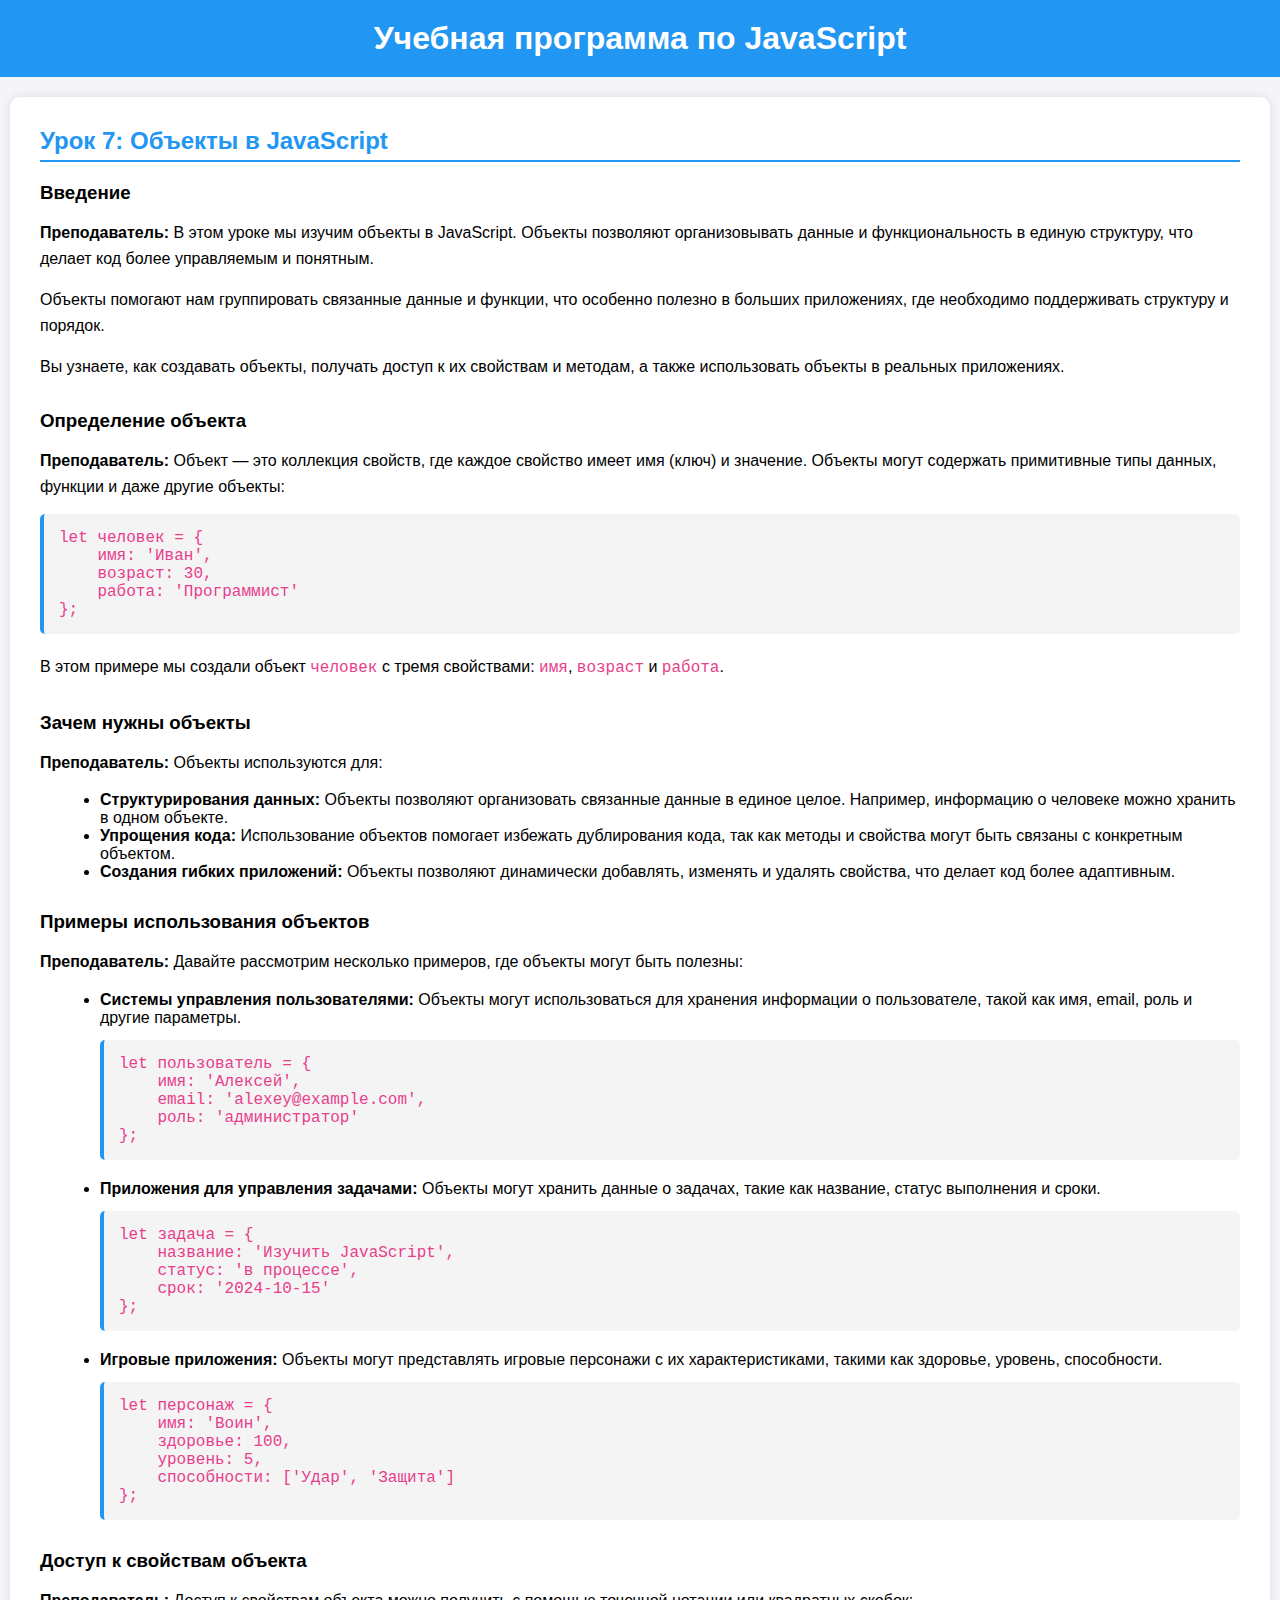
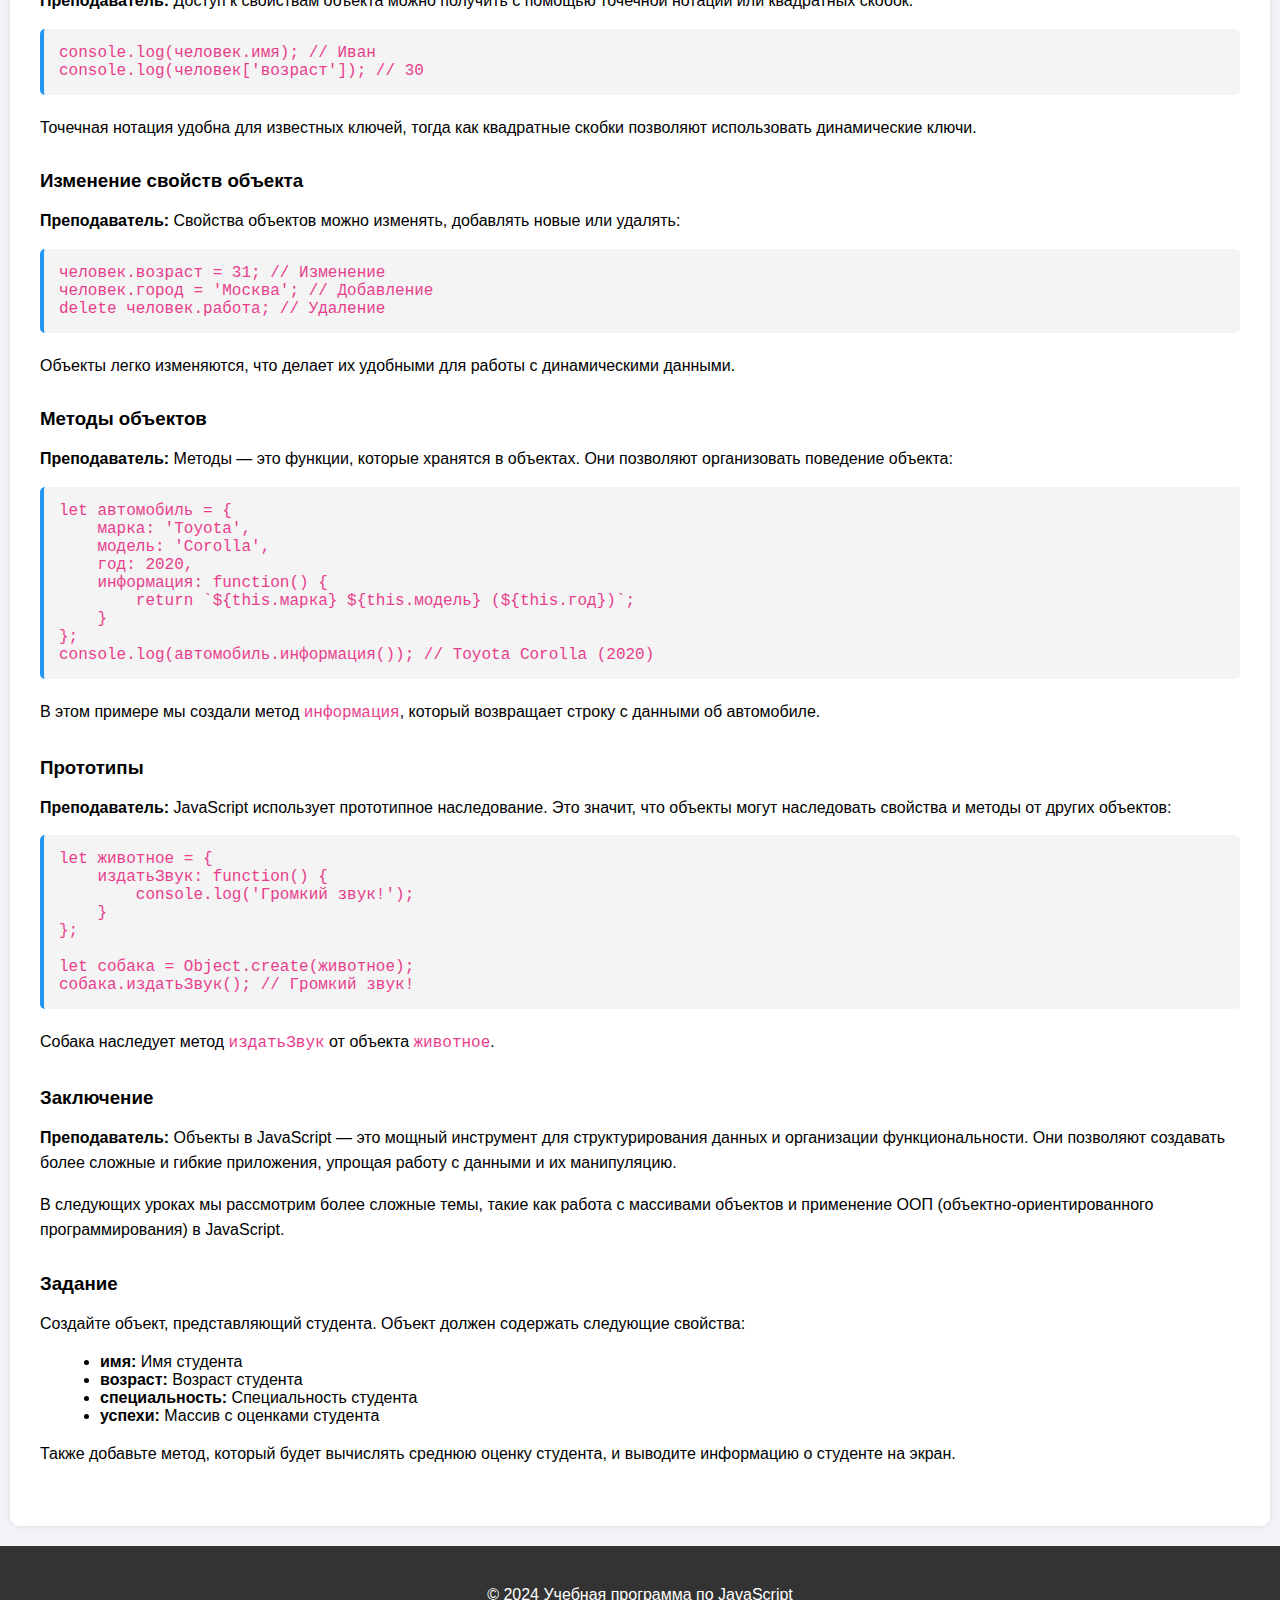
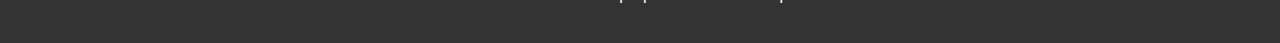
<file: lesson7.html>
<!DOCTYPE html>
<html lang="ru">
<head>
    <meta charset="UTF-8">
    <meta name="viewport" content="width=device-width, initial-scale=1.0">
    <title>Учебная программа по JavaScript - Урок 7</title>
    <style>
        body {
            font-family: 'Arial', sans-serif;
            background-color: #f4f4f9;
            margin: 0;
            padding: 0;
        }
        header {
            background-color: #2196F3;
            color: white;
            padding: 20px 0;
            text-align: center;
        }
        h1, h2, h3 {
            margin: 0;
            padding: 0;
        }
        .content {
            max-width: 1200px;
            margin: 20px auto;
            background-color: white;
            padding: 30px;
            box-shadow: 0 0 10px rgba(0, 0, 0, 0.1);
            border-radius: 10px;
        }
        h2 {
            color: #2196F3;
            border-bottom: 2px solid #2196F3;
            padding-bottom: 5px;
            margin-bottom: 20px;
        }
        p {
            line-height: 1.6;
            font-size: 16px;
            margin-bottom: 15px;
        }
        pre {
            background-color: #f4f4f4;
            border-left: 4px solid #2196F3;
            padding: 15px;
            border-radius: 5px;
            margin-bottom: 20px;
            overflow-x: auto;
        }
        code {
            font-family: 'Courier New', Courier, monospace;
            color: #e83e8c;
        }
        ul {
            margin-left: 20px;
        }
        .section {
            margin-bottom: 30px;
        }
        footer {
            text-align: center;
            padding: 20px;
            background-color: #333;
            color: #fff;
            margin-top: 20px;
        }
        .callout {
            background-color: #e7f7ff;
            border-left: 4px solid #2196F3;
            padding: 10px;
            margin-bottom: 15px;
        }
        .important {
            font-weight: bold;
            color: #333;
        }
    </style>
</head>
<body>
    <header>
        <h1>Учебная программа по JavaScript</h1>
    </header>

    <div class="content">
        <h2>Урок 7: Объекты в JavaScript</h2>

        <!-- Введение -->
        <div class="section">
            <h3>Введение</h3>
            <p><strong>Преподаватель:</strong> В этом уроке мы изучим объекты в JavaScript. Объекты позволяют организовывать данные и функциональность в единую структуру, что делает код более управляемым и понятным.</p>
            <p>Объекты помогают нам группировать связанные данные и функции, что особенно полезно в больших приложениях, где необходимо поддерживать структуру и порядок.</p>
            <p>Вы узнаете, как создавать объекты, получать доступ к их свойствам и методам, а также использовать объекты в реальных приложениях.</p>
        </div>

        <!-- Определение объекта -->
        <div class="section">
            <h3>Определение объекта</h3>
            <p><strong>Преподаватель:</strong> Объект — это коллекция свойств, где каждое свойство имеет имя (ключ) и значение. Объекты могут содержать примитивные типы данных, функции и даже другие объекты:</p>
            <pre><code>let человек = {
    имя: 'Иван',
    возраст: 30,
    работа: 'Программист'
};</code></pre>
            <p>В этом примере мы создали объект <code>человек</code> с тремя свойствами: <code>имя</code>, <code>возраст</code> и <code>работа</code>.</p>
        </div>

        <!-- Зачем нужны объекты -->
        <div class="section">
            <h3>Зачем нужны объекты</h3>
            <p><strong>Преподаватель:</strong> Объекты используются для:</p>
            <ul>
                <li><strong>Структурирования данных:</strong> Объекты позволяют организовать связанные данные в единое целое. Например, информацию о человеке можно хранить в одном объекте.</li>
                <li><strong>Упрощения кода:</strong> Использование объектов помогает избежать дублирования кода, так как методы и свойства могут быть связаны с конкретным объектом.</li>
                <li><strong>Создания гибких приложений:</strong> Объекты позволяют динамически добавлять, изменять и удалять свойства, что делает код более адаптивным.</li>
            </ul>
        </div>

        <!-- Примеры использования объектов -->
        <div class="section">
            <h3>Примеры использования объектов</h3>
            <p><strong>Преподаватель:</strong> Давайте рассмотрим несколько примеров, где объекты могут быть полезны:</p>
            <ul>
                <li>
                    <strong>Системы управления пользователями:</strong> Объекты могут использоваться для хранения информации о пользователе, такой как имя, email, роль и другие параметры.
                    <pre><code>let пользователь = {
    имя: 'Алексей',
    email: 'alexey@example.com',
    роль: 'администратор'
};</code></pre>
                </li>
                <li>
                    <strong>Приложения для управления задачами:</strong> Объекты могут хранить данные о задачах, такие как название, статус выполнения и сроки.
                    <pre><code>let задача = {
    название: 'Изучить JavaScript',
    статус: 'в процессе',
    срок: '2024-10-15'
};</code></pre>
                </li>
                <li>
                    <strong>Игровые приложения:</strong> Объекты могут представлять игровые персонажи с их характеристиками, такими как здоровье, уровень, способности.
                    <pre><code>let персонаж = {
    имя: 'Воин',
    здоровье: 100,
    уровень: 5,
    способности: ['Удар', 'Защита']
};</code></pre>
                </li>
            </ul>
        </div>

        <!-- Доступ к свойствам объекта -->
        <div class="section">
            <h3>Доступ к свойствам объекта</h3>
            <p><strong>Преподаватель:</strong> Доступ к свойствам объекта можно получить с помощью точечной нотации или квадратных скобок:</p>
            <pre><code>console.log(человек.имя); // Иван
console.log(человек['возраст']); // 30</code></pre>
            <p>Точечная нотация удобна для известных ключей, тогда как квадратные скобки позволяют использовать динамические ключи.</p>
        </div>

        <!-- Изменение свойств объекта -->
        <div class="section">
            <h3>Изменение свойств объекта</h3>
            <p><strong>Преподаватель:</strong> Свойства объектов можно изменять, добавлять новые или удалять:</p>
            <pre><code>человек.возраст = 31; // Изменение
человек.город = 'Москва'; // Добавление
delete человек.работа; // Удаление</code></pre>
            <p>Объекты легко изменяются, что делает их удобными для работы с динамическими данными.</p>
        </div>

        <!-- Методы объектов -->
        <div class="section">
            <h3>Методы объектов</h3>
            <p><strong>Преподаватель:</strong> Методы — это функции, которые хранятся в объектах. Они позволяют организовать поведение объекта:</p>
            <pre><code>let автомобиль = {
    марка: 'Toyota',
    модель: 'Corolla',
    год: 2020,
    информация: function() {
        return `${this.марка} ${this.модель} (${this.год})`;
    }
};
console.log(автомобиль.информация()); // Toyota Corolla (2020)</code></pre>
            <p>В этом примере мы создали метод <code>информация</code>, который возвращает строку с данными об автомобиле.</p>
        </div>

        <!-- Прототипы -->
        <div class="section">
            <h3>Прототипы</h3>
            <p><strong>Преподаватель:</strong> JavaScript использует прототипное наследование. Это значит, что объекты могут наследовать свойства и методы от других объектов:</p>
            <pre><code>let животное = {
    издатьЗвук: function() {
        console.log('Громкий звук!');
    }
};

let собака = Object.create(животное);
собака.издатьЗвук(); // Громкий звук!</code></pre>
            <p>Собака наследует метод <code>издатьЗвук</code> от объекта <code>животное</code>.</p>
        </div>

        <!-- Заключение -->
        <div class="section">
            <h3>Заключение</h3>
            <p><strong>Преподаватель:</strong> Объекты в JavaScript — это мощный инструмент для структурирования данных и организации функциональности. Они позволяют создавать более сложные и гибкие приложения, упрощая работу с данными и их манипуляцию.</p>
            <p>В следующих уроках мы рассмотрим более сложные темы, такие как работа с массивами объектов и применение ООП (объектно-ориентированного программирования) в JavaScript.</p>
        </div>

        <!-- Задание -->
        <div class="section">
            <h3>Задание</h3>
            <p>Создайте объект, представляющий студента. Объект должен содержать следующие свойства:</p>
            <ul>
                <li><strong>имя:</strong> Имя студента</li>
                <li><strong>возраст:</strong> Возраст студента</li>
                <li><strong>специальность:</strong> Специальность студента</li>
                <li><strong>успехи:</strong> Массив с оценками студента</li>
            </ul>
            <p>Также добавьте метод, который будет вычислять среднюю оценку студента, и выводите информацию о студенте на экран.</p>
        </div>
    </div>

    <footer>
        <p>© 2024 Учебная программа по JavaScript</p>
    </footer>
</body>
</html>
</file>
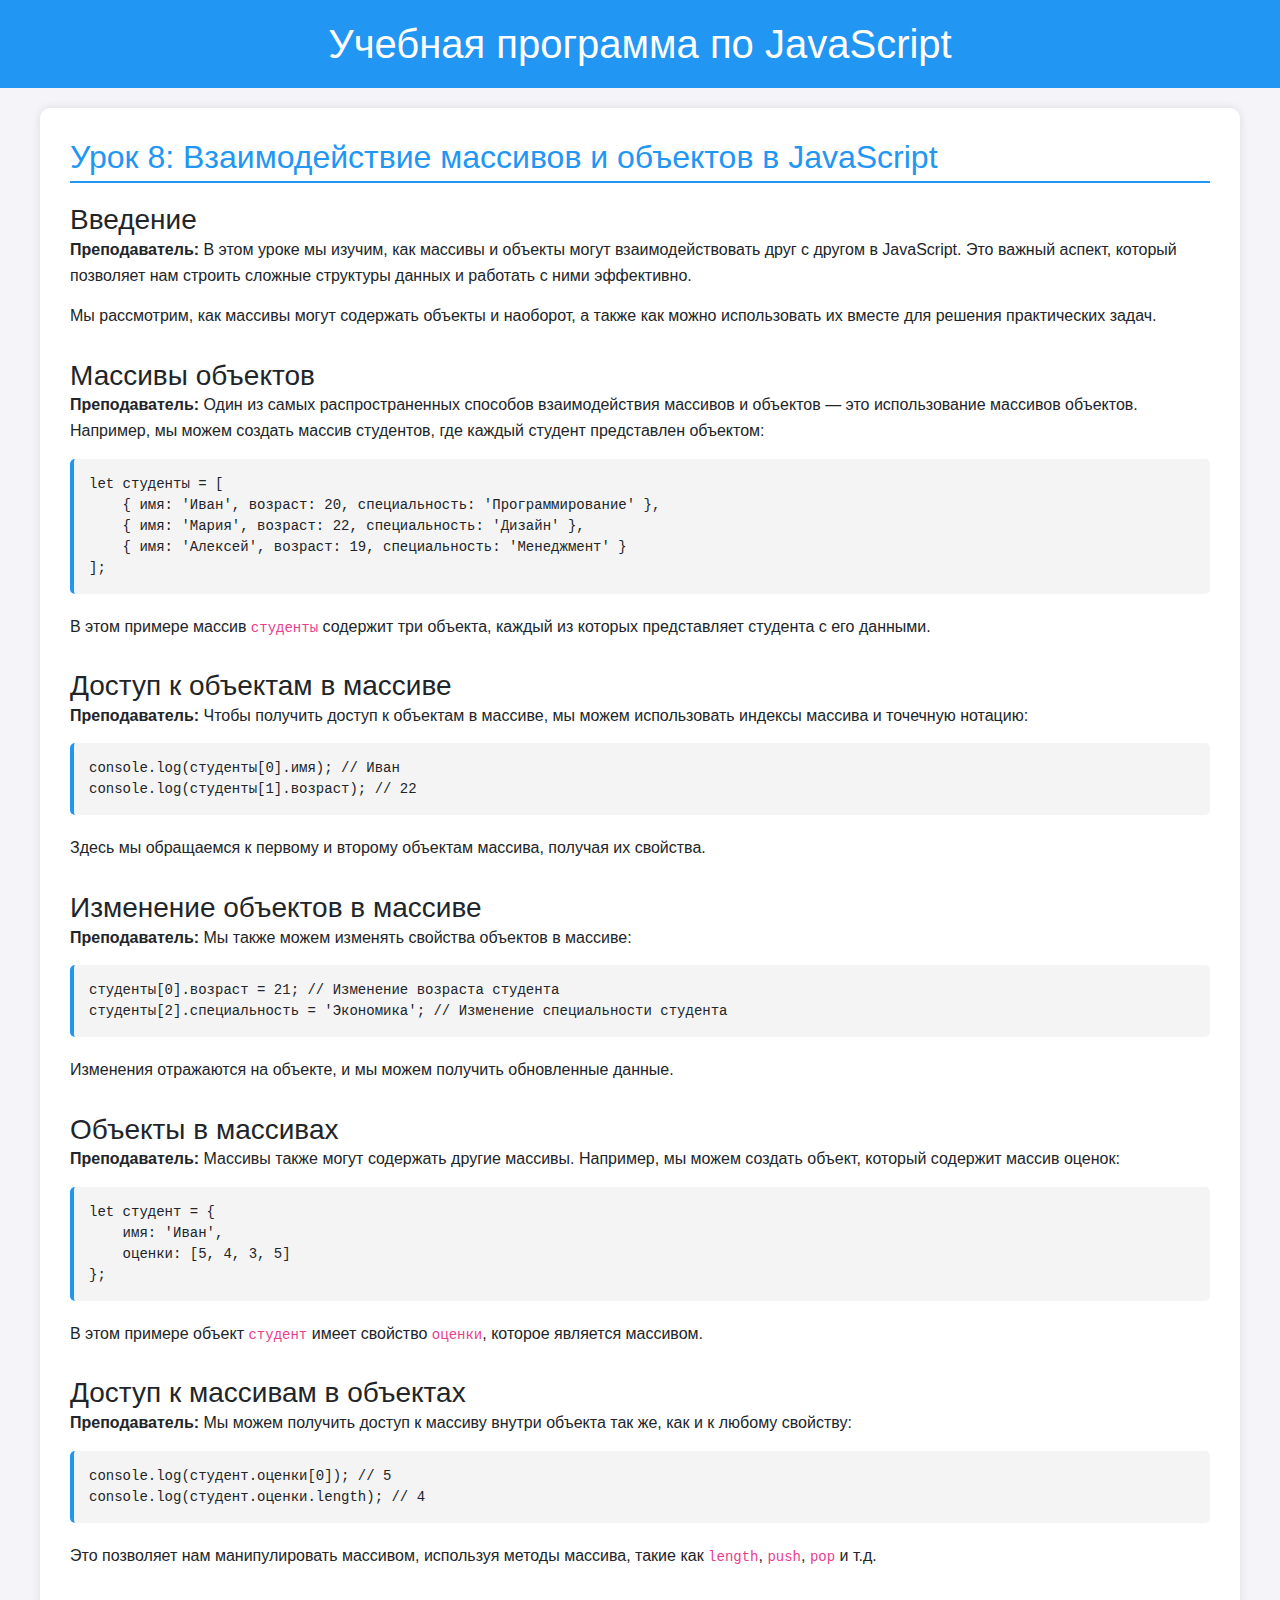
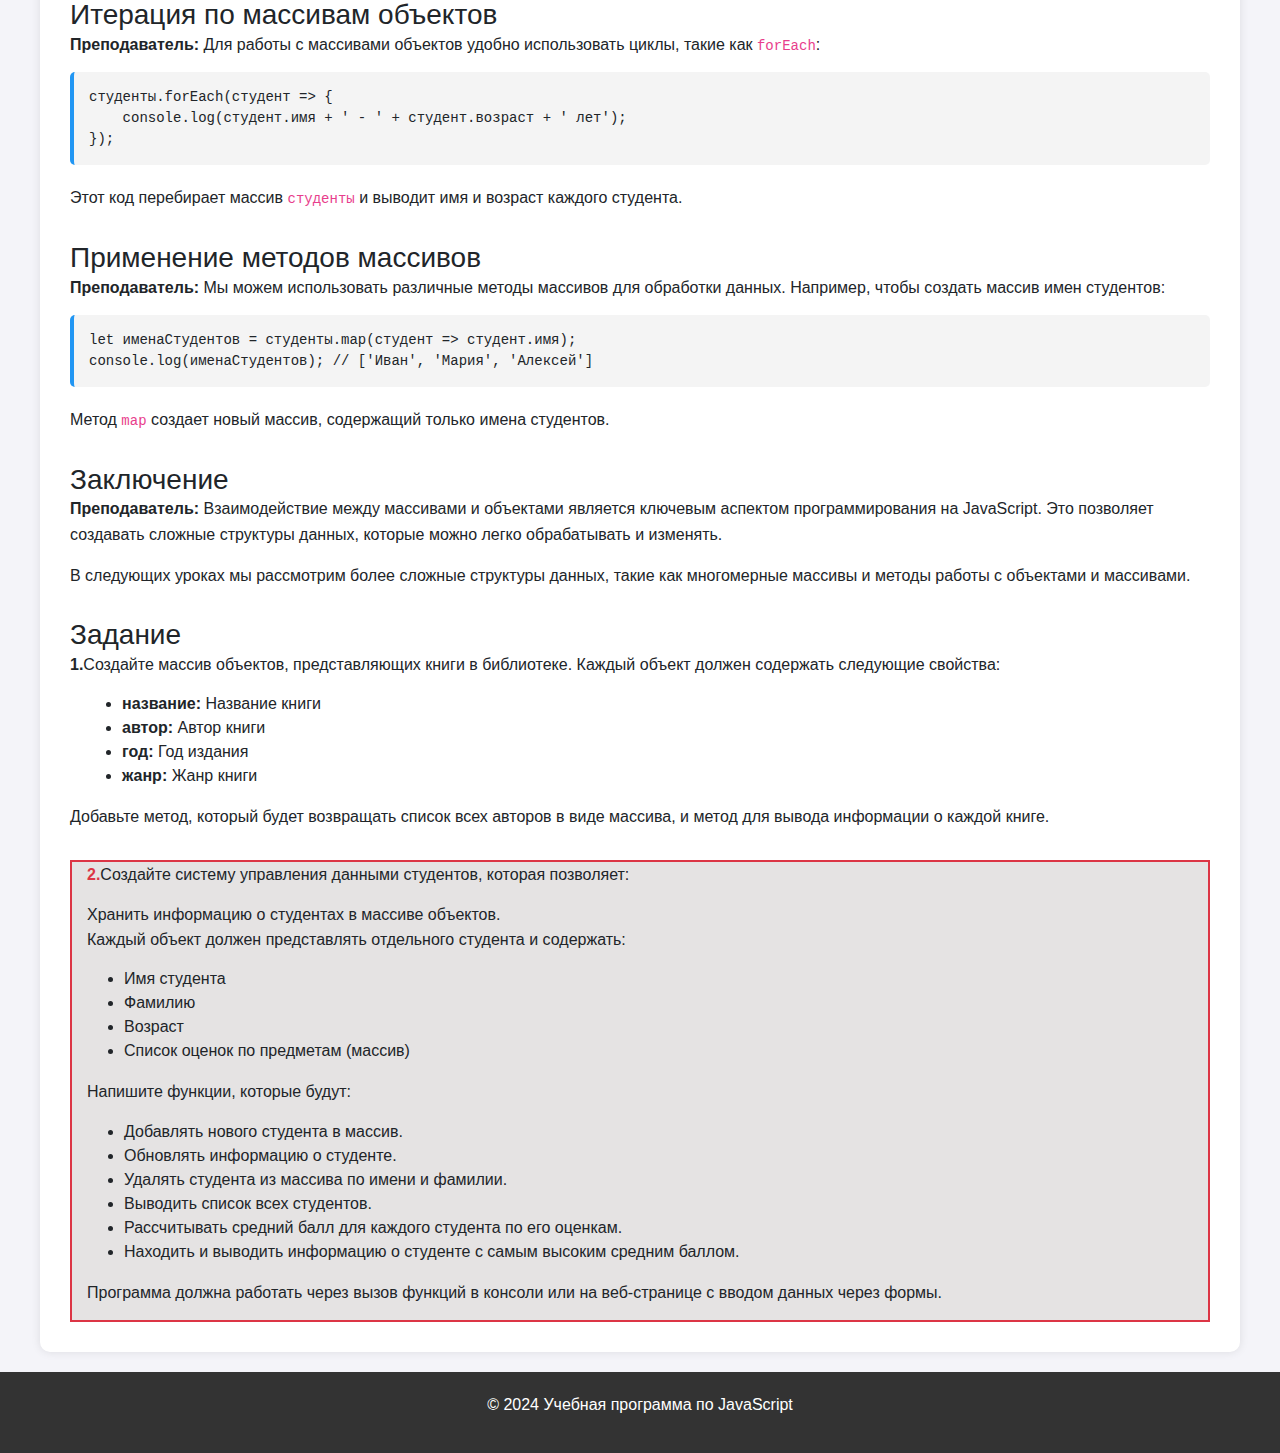
<file: lesson8.html>
<!DOCTYPE html>
<html lang="ru">
<head>
    <meta charset="UTF-8">
    <meta name="viewport" content="width=device-width, initial-scale=1.0">
    <link href="https://cdn.jsdelivr.net/npm/bootstrap@5.3.3/dist/css/bootstrap.min.css" rel="stylesheet" integrity="sha384-QWTKZyjpPEjISv5WaRU9OFeRpok6YctnYmDr5pNlyT2bRjXh0JMhjY6hW+ALEwIH" crossorigin="anonymous">
    <title>Учебная программа по JavaScript - Урок 8</title>
    <style>
        body {
            font-family: 'Arial', sans-serif;
            background-color: #f4f4f9;
            margin: 0;
            padding: 0;
        }
        header {
            background-color: #2196F3;
            color: white;
            padding: 20px 0;
            text-align: center;
        }
        h1, h2, h3 {
            margin: 0;
            padding: 0;
        }
        .content {
            max-width: 1200px;
            margin: 20px auto;
            background-color: white;
            padding: 30px;
            box-shadow: 0 0 10px rgba(0, 0, 0, 0.1);
            border-radius: 10px;
        }
        h2 {
            color: #2196F3;
            border-bottom: 2px solid #2196F3;
            padding-bottom: 5px;
            margin-bottom: 20px;
        }
        p {
            line-height: 1.6;
            font-size: 16px;
            margin-bottom: 15px;
        }
        pre {
            background-color: #f4f4f4;
            border-left: 4px solid #2196F3;
            padding: 15px;
            border-radius: 5px;
            margin-bottom: 20px;
            overflow-x: auto;
        }
        code {
            font-family: 'Courier New', Courier, monospace;
            color: #e83e8c;
        }
        ul {
            margin-left: 20px;
        }
        .section {
            margin-bottom: 30px;
        }
        footer {
            text-align: center;
            padding: 20px;
            background-color: #333;
            color: #fff;
            margin-top: 20px;
        }
        .callout {
            background-color: #e7f7ff;
            border-left: 4px solid #2196F3;
            padding: 10px;
            margin-bottom: 15px;
        }
        .important {
            font-weight: bold;
            color: #333;
        }
        .back {background-color: #e5e3e3;} 
        .text {padding-left:15px;} 
    </style>
</head>
<body>
    <header>
        <h1>Учебная программа по JavaScript</h1>
    </header>

    <div class="content">
        <h2>Урок 8: Взаимодействие массивов и объектов в JavaScript</h2>

        <!-- Введение -->
        <div class="section">
            <h3>Введение</h3>
            <p><strong>Преподаватель:</strong> В этом уроке мы изучим, как массивы и объекты могут взаимодействовать друг с другом в JavaScript. Это важный аспект, который позволяет нам строить сложные структуры данных и работать с ними эффективно.</p>
            <p>Мы рассмотрим, как массивы могут содержать объекты и наоборот, а также как можно использовать их вместе для решения практических задач.</p>
        </div>

        <!-- Массивы объектов -->
        <div class="section">
            <h3>Массивы объектов</h3>
            <p><strong>Преподаватель:</strong> Один из самых распространенных способов взаимодействия массивов и объектов — это использование массивов объектов. Например, мы можем создать массив студентов, где каждый студент представлен объектом:</p>
            <pre><code>let студенты = [
    { имя: 'Иван', возраст: 20, специальность: 'Программирование' },
    { имя: 'Мария', возраст: 22, специальность: 'Дизайн' },
    { имя: 'Алексей', возраст: 19, специальность: 'Менеджмент' }
];</code></pre>
            <p>В этом примере массив <code>студенты</code> содержит три объекта, каждый из которых представляет студента с его данными.</p>
        </div>

        <!-- Доступ к объектам в массиве -->
        <div class="section">
            <h3>Доступ к объектам в массиве</h3>
            <p><strong>Преподаватель:</strong> Чтобы получить доступ к объектам в массиве, мы можем использовать индексы массива и точечную нотацию:</p>
            <pre><code>console.log(студенты[0].имя); // Иван
console.log(студенты[1].возраст); // 22</code></pre>
            <p>Здесь мы обращаемся к первому и второму объектам массива, получая их свойства.</p>
        </div>

        <!-- Изменение объектов в массиве -->
        <div class="section">
            <h3>Изменение объектов в массиве</h3>
            <p><strong>Преподаватель:</strong> Мы также можем изменять свойства объектов в массиве:</p>
            <pre><code>студенты[0].возраст = 21; // Изменение возраста студента
студенты[2].специальность = 'Экономика'; // Изменение специальности студента</code></pre>
            <p>Изменения отражаются на объекте, и мы можем получить обновленные данные.</p>
        </div>

        <!-- Объекты в массивах -->
        <div class="section">
            <h3>Объекты в массивах</h3>
            <p><strong>Преподаватель:</strong> Массивы также могут содержать другие массивы. Например, мы можем создать объект, который содержит массив оценок:</p>
            <pre><code>let студент = {
    имя: 'Иван',
    оценки: [5, 4, 3, 5]
};</code></pre>
            <p>В этом примере объект <code>студент</code> имеет свойство <code>оценки</code>, которое является массивом.</p>
        </div>

        <!-- Доступ к массивам в объектах -->
        <div class="section">
            <h3>Доступ к массивам в объектах</h3>
            <p><strong>Преподаватель:</strong> Мы можем получить доступ к массиву внутри объекта так же, как и к любому свойству:</p>
            <pre><code>console.log(студент.оценки[0]); // 5
console.log(студент.оценки.length); // 4</code></pre>
            <p>Это позволяет нам манипулировать массивом, используя методы массива, такие как <code>length</code>, <code>push</code>, <code>pop</code> и т.д.</p>
        </div>

        <!-- Итерация по массивам объектов -->
        <div class="section">
            <h3>Итерация по массивам объектов</h3>
            <p><strong>Преподаватель:</strong> Для работы с массивами объектов удобно использовать циклы, такие как <code>forEach</code>:</p>
            <pre><code>студенты.forEach(студент => {
    console.log(студент.имя + ' - ' + студент.возраст + ' лет');
});</code></pre>
            <p>Этот код перебирает массив <code>студенты</code> и выводит имя и возраст каждого студента.</p>
        </div>

        <!-- Применение методов массивов -->
        <div class="section">
            <h3>Применение методов массивов</h3>
            <p><strong>Преподаватель:</strong> Мы можем использовать различные методы массивов для обработки данных. Например, чтобы создать массив имен студентов:</p>
            <pre><code>let именаСтудентов = студенты.map(студент => студент.имя);
console.log(именаСтудентов); // ['Иван', 'Мария', 'Алексей']</code></pre>
            <p>Метод <code>map</code> создает новый массив, содержащий только имена студентов.</p>
        </div>

        <!-- Заключение -->
        <div class="section">
            <h3>Заключение</h3>
            <p><strong>Преподаватель:</strong> Взаимодействие между массивами и объектами является ключевым аспектом программирования на JavaScript. Это позволяет создавать сложные структуры данных, которые можно легко обрабатывать и изменять.</p>
            <p>В следующих уроках мы рассмотрим более сложные структуры данных, такие как многомерные массивы и методы работы с объектами и массивами.</p>
        </div>

        <!-- Задание -->
        <div class="section">
            <h3>Задание</h3>
            <p><strong>1.</strong>Создайте массив объектов, представляющих книги в библиотеке. Каждый объект должен содержать следующие свойства:</p>
            <ul>
                <li><strong>название:</strong> Название книги</li>
                <li><strong>автор:</strong> Автор книги</li>
                <li><strong>год:</strong> Год издания</li>
                <li><strong>жанр:</strong> Жанр книги</li>
            </ul>
            <p>Добавьте метод, который будет возвращать список всех авторов в виде массива, и метод для вывода информации о каждой книге.</p>
        </div>
        
        <div class="border border-2 border-danger back">
<p class="text"><strong class="text-danger">2.</strong>Создайте систему управления данными студентов, которая позволяет:</p>
<div class="text">Хранить информацию о студентах в массиве объектов.</div>
<p class="text">Каждый объект должен представлять отдельного студента и содержать:</p>
    <ul>
    <li>Имя студента</li>
    <li>Фамилию</li>
    <li>Возраст</li>
    <li>Список оценок по предметам (массив)</li>
    </ul>
<p class="text">Напишите функции, которые будут:</p>
    <ul>
    <li>Добавлять нового студента в массив.</li>
    <li>Обновлять информацию о студенте.</li>
    <li>Удалять студента из массива по имени и фамилии.</li>
    <li>Выводить список всех студентов.</li>
    <li>Рассчитывать средний балл для каждого студента по его оценкам.</li>
    <li>Находить и выводить информацию о студенте с самым высоким средним баллом.</li>
    </ul>
<p class="text">Программа должна работать через вызов функций в консоли или на веб-странице с вводом данных через формы.</p>
        </div>
    </div>
    

    <footer>
        <p>© 2024 Учебная программа по JavaScript</p>
    </footer>
</body>
</html>
</file>
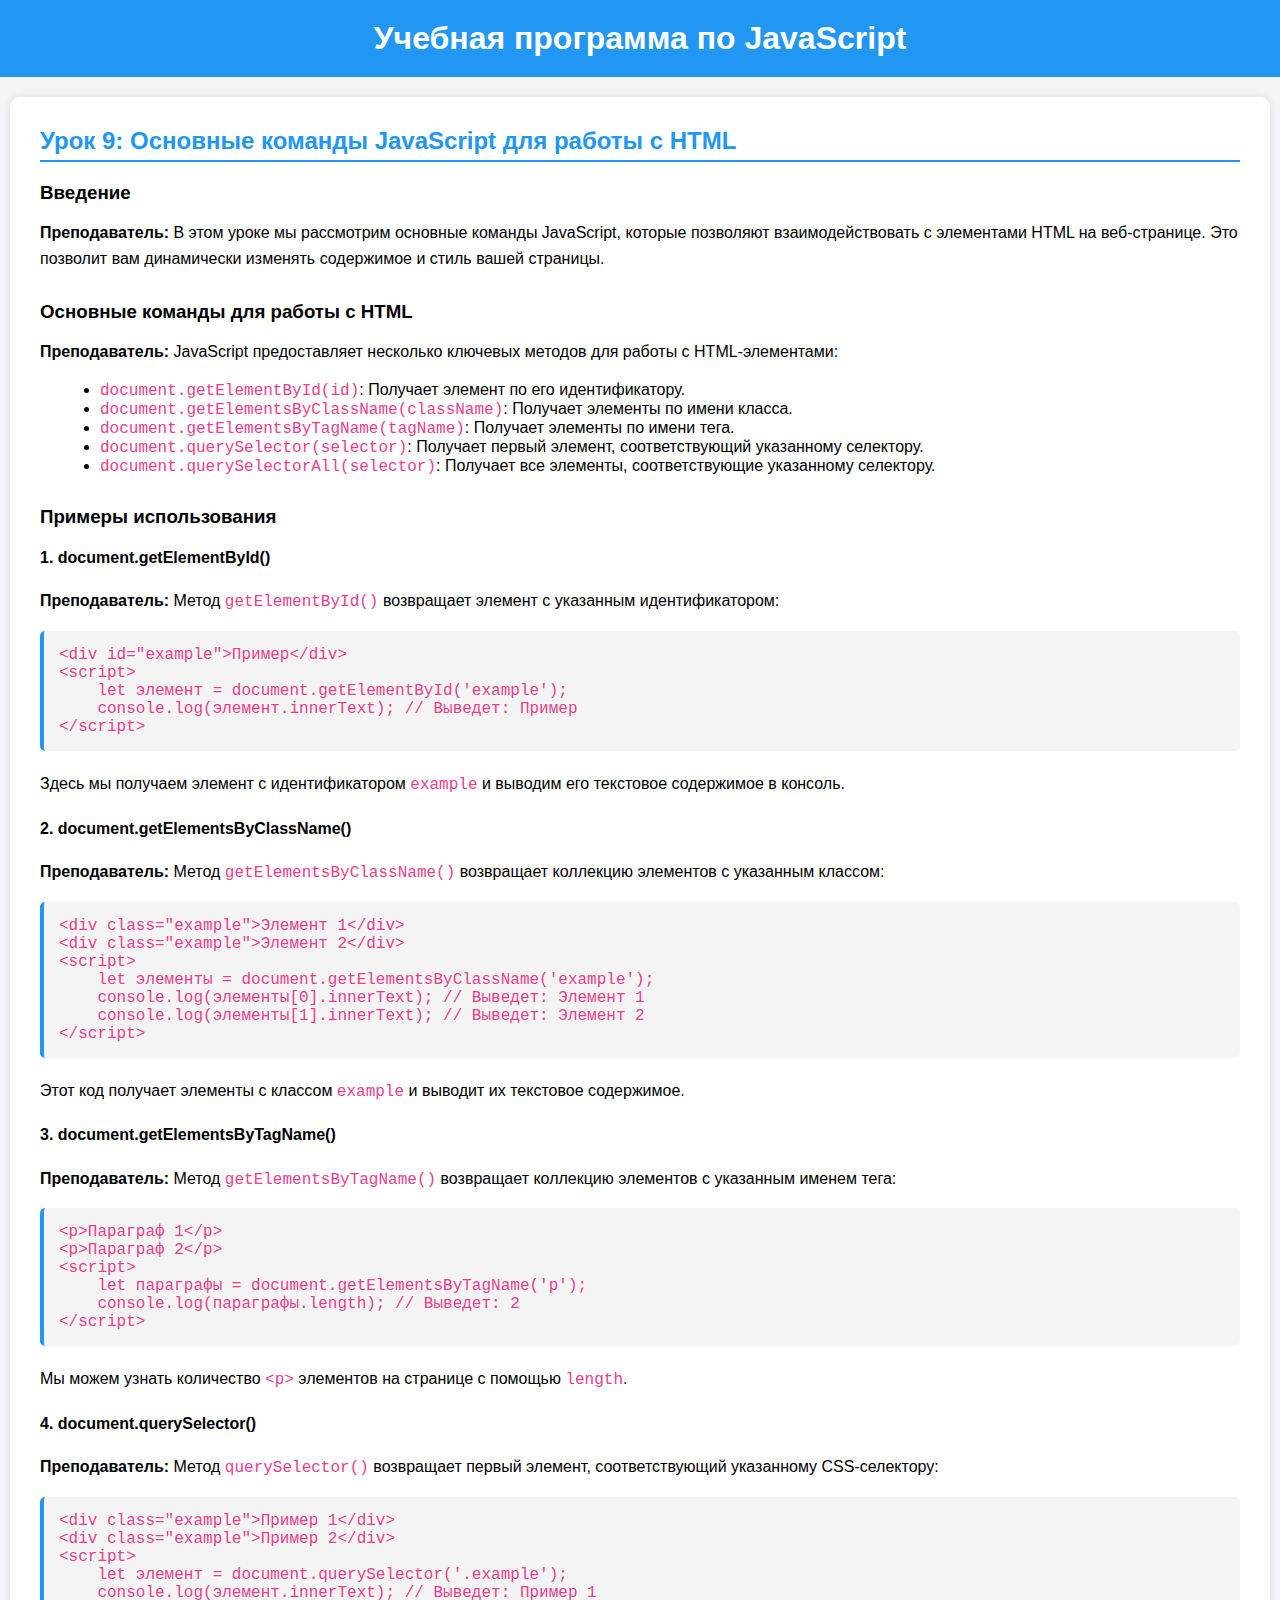
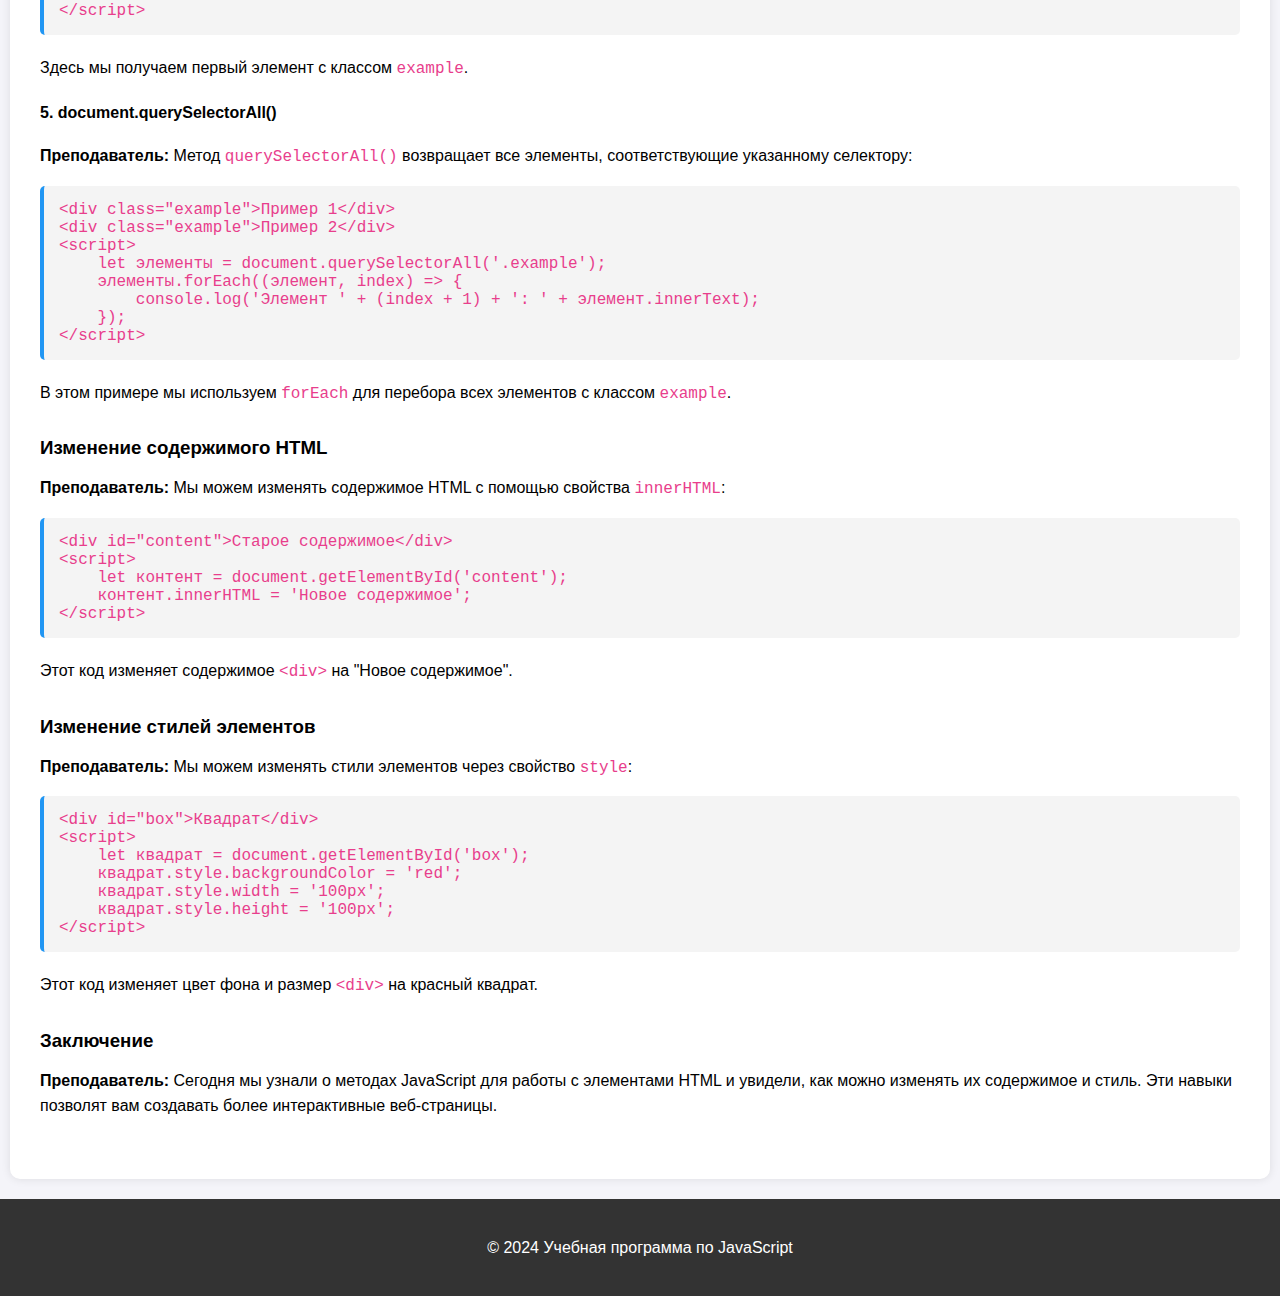
<file: lesson9.html>
<!DOCTYPE html>
<html lang="ru">
<head>
    <meta charset="UTF-8">
    <meta name="viewport" content="width=device-width, initial-scale=1.0">
    <title>Учебная программа по JavaScript - Урок 9</title>
    <style>
        body {
            font-family: 'Arial', sans-serif;
            background-color: #f4f4f9;
            margin: 0;
            padding: 0;
        }
        header {
            background-color: #2196F3;
            color: white;
            padding: 20px 0;
            text-align: center;
        }
        h1, h2, h3 {
            margin: 0;
            padding: 0;
        }
        .content {
            max-width: 1200px;
            margin: 20px auto;
            background-color: white;
            padding: 30px;
            box-shadow: 0 0 10px rgba(0, 0, 0, 0.1);
            border-radius: 10px;
        }
        h2 {
            color: #2196F3;
            border-bottom: 2px solid #2196F3;
            padding-bottom: 5px;
            margin-bottom: 20px;
        }
        p {
            line-height: 1.6;
            font-size: 16px;
            margin-bottom: 15px;
        }
        pre {
            background-color: #f4f4f4;
            border-left: 4px solid #2196F3;
            padding: 15px;
            border-radius: 5px;
            margin-bottom: 20px;
            overflow-x: auto;
        }
        code {
            font-family: 'Courier New', Courier, monospace;
            color: #e83e8c;
        }
        ul {
            margin-left: 20px;
        }
        .section {
            margin-bottom: 30px;
        }
        footer {
            text-align: center;
            padding: 20px;
            background-color: #333;
            color: #fff;
            margin-top: 20px;
        }
        .callout {
            background-color: #e7f7ff;
            border-left: 4px solid #2196F3;
            padding: 10px;
            margin-bottom: 15px;
        }
        .important {
            font-weight: bold;
            color: #333;
        }
    </style>
</head>
<body>
    <header>
        <h1>Учебная программа по JavaScript</h1>
    </header>

    <div class="content">
        <h2>Урок 9: Основные команды JavaScript для работы с HTML</h2>

        <!-- Введение -->
        <div class="section">
            <h3>Введение</h3>
            <p><strong>Преподаватель:</strong> В этом уроке мы рассмотрим основные команды JavaScript, которые позволяют взаимодействовать с элементами HTML на веб-странице. Это позволит вам динамически изменять содержимое и стиль вашей страницы.</p>
        </div>

        <!-- Основные команды -->
        <div class="section">
            <h3>Основные команды для работы с HTML</h3>
            <p><strong>Преподаватель:</strong> JavaScript предоставляет несколько ключевых методов для работы с HTML-элементами:</p>
            <ul>
                <li><code>document.getElementById(id)</code>: Получает элемент по его идентификатору.</li>
                <li><code>document.getElementsByClassName(className)</code>: Получает элементы по имени класса.</li>
                <li><code>document.getElementsByTagName(tagName)</code>: Получает элементы по имени тега.</li>
                <li><code>document.querySelector(selector)</code>: Получает первый элемент, соответствующий указанному селектору.</li>
                <li><code>document.querySelectorAll(selector)</code>: Получает все элементы, соответствующие указанному селектору.</li>
            </ul>
        </div>

        <!-- Примеры использования -->
        <div class="section">
            <h3>Примеры использования</h3>

            <!-- getElementById -->
            <h4>1. document.getElementById()</h4>
            <p><strong>Преподаватель:</strong> Метод <code>getElementById()</code> возвращает элемент с указанным идентификатором:</p>
            <pre><code>&lt;div id="example"&gt;Пример&lt;/div&gt;
&lt;script&gt;
    let элемент = document.getElementById('example');
    console.log(элемент.innerText); // Выведет: Пример
&lt;/script&gt;</code></pre>
            <p>Здесь мы получаем элемент с идентификатором <code>example</code> и выводим его текстовое содержимое в консоль.</p>

            <!-- getElementsByClassName -->
            <h4>2. document.getElementsByClassName()</h4>
            <p><strong>Преподаватель:</strong> Метод <code>getElementsByClassName()</code> возвращает коллекцию элементов с указанным классом:</p>
            <pre><code>&lt;div class="example"&gt;Элемент 1&lt;/div&gt;
&lt;div class="example"&gt;Элемент 2&lt;/div&gt;
&lt;script&gt;
    let элементы = document.getElementsByClassName('example');
    console.log(элементы[0].innerText); // Выведет: Элемент 1
    console.log(элементы[1].innerText); // Выведет: Элемент 2
&lt;/script&gt;</code></pre>
            <p>Этот код получает элементы с классом <code>example</code> и выводит их текстовое содержимое.</p>

            <!-- getElementsByTagName -->
            <h4>3. document.getElementsByTagName()</h4>
            <p><strong>Преподаватель:</strong> Метод <code>getElementsByTagName()</code> возвращает коллекцию элементов с указанным именем тега:</p>
            <pre><code>&lt;p&gt;Параграф 1&lt;/p&gt;
&lt;p&gt;Параграф 2&lt;/p&gt;
&lt;script&gt;
    let параграфы = document.getElementsByTagName('p');
    console.log(параграфы.length); // Выведет: 2
&lt;/script&gt;</code></pre>
            <p>Мы можем узнать количество <code>&lt;p&gt;</code> элементов на странице с помощью <code>length</code>.</p>

            <!-- querySelector -->
            <h4>4. document.querySelector()</h4>
            <p><strong>Преподаватель:</strong> Метод <code>querySelector()</code> возвращает первый элемент, соответствующий указанному CSS-селектору:</p>
            <pre><code>&lt;div class="example"&gt;Пример 1&lt;/div&gt;
&lt;div class="example"&gt;Пример 2&lt;/div&gt;
&lt;script&gt;
    let элемент = document.querySelector('.example');
    console.log(элемент.innerText); // Выведет: Пример 1
&lt;/script&gt;</code></pre>
            <p>Здесь мы получаем первый элемент с классом <code>example</code>.</p>

            <!-- querySelectorAll -->
            <h4>5. document.querySelectorAll()</h4>
            <p><strong>Преподаватель:</strong> Метод <code>querySelectorAll()</code> возвращает все элементы, соответствующие указанному селектору:</p>
            <pre><code>&lt;div class="example"&gt;Пример 1&lt;/div&gt;
&lt;div class="example"&gt;Пример 2&lt;/div&gt;
&lt;script&gt;
    let элементы = document.querySelectorAll('.example');
    элементы.forEach((элемент, index) =&gt; {
        console.log('Элемент ' + (index + 1) + ': ' + элемент.innerText);
    });
&lt;/script&gt;</code></pre>
            <p>В этом примере мы используем <code>forEach</code> для перебора всех элементов с классом <code>example</code>.</p>
        </div>

        <!-- Изменение содержимого HTML -->
        <div class="section">
            <h3>Изменение содержимого HTML</h3>
            <p><strong>Преподаватель:</strong> Мы можем изменять содержимое HTML с помощью свойства <code>innerHTML</code>:</p>
            <pre><code>&lt;div id="content"&gt;Старое содержимое&lt;/div&gt;
&lt;script&gt;
    let контент = document.getElementById('content');
    контент.innerHTML = 'Новое содержимое';
&lt;/script&gt;</code></pre>
            <p>Этот код изменяет содержимое <code>&lt;div&gt;</code> на "Новое содержимое".</p>
        </div>

        <!-- Изменение стилей элементов -->
        <div class="section">
            <h3>Изменение стилей элементов</h3>
            <p><strong>Преподаватель:</strong> Мы можем изменять стили элементов через свойство <code>style</code>:</p>
            <pre><code>&lt;div id="box"&gt;Квадрат&lt;/div&gt;
&lt;script&gt;
    let квадрат = document.getElementById('box');
    квадрат.style.backgroundColor = 'red';
    квадрат.style.width = '100px';
    квадрат.style.height = '100px';
&lt;/script&gt;</code></pre>
            <p>Этот код изменяет цвет фона и размер <code>&lt;div&gt;</code> на красный квадрат.</p>
        </div>

        <!-- Заключение -->
        <div class="section">
            <h3>Заключение</h3>
            <p><strong>Преподаватель:</strong> Сегодня мы узнали о методах JavaScript для работы с элементами HTML и увидели, как можно изменять их содержимое и стиль. Эти навыки позволят вам создавать более интерактивные веб-страницы.</p>
        </div>
    </div>

    <footer>
        <p>© 2024 Учебная программа по JavaScript</p>
    </footer>
</body>
</html>
</file>
<file: style.css>
/* Основные стили */
.hidden {
    display: none;
}


body {
    font-family: Arial, sans-serif;
    display: flex;
    flex-direction: column;
    align-items: center;
    margin: 0;
    padding: 0;
}

.roboto-condensed{
  font-family: "Roboto Condensed", sans-serif;
  font-optical-sizing: auto;
  font-weight: 411;
  font-style: normal;
}

#header {
    display: flex;
    flex-direction: column;
    align-items: center;
    padding: 15px;
    background-color: #f8f9fa;
    width: 100%;
    box-shadow: 0px 4px 8px rgba(0, 0, 0, 0.1);
    margin-bottom: 20px;
}

#logo {
    width: 100px;
    height: auto;
    margin-bottom: 10px;
}

/* Адаптивный дизайн для мобильных устройств */
@media (max-width: 768px) {
    #logo {
        width: 80px;
    }
}

#welcome-container, #question-container, #result-container {
    max-width: 600px;
    padding: 20px;
    text-align: center;
}

button {
    padding: 10px 20px;
    margin-top: 20px;
    font-size: 1em;
    border: none;
    color: white;
    background-color: #007bff;
    cursor: pointer;
    border-radius: 5px;
}

button:hover {
    background-color: #0056b3;
}

a {
    padding: 10px 20px;
    margin-top: 20px;
    font-size: 1em;
    border: none;
    color: white;
    background-color: #007bff;
    cursor: pointer;
    border-radius: 5px;
}

a:hover {
    background-color: #0056b3;
}
</file>
